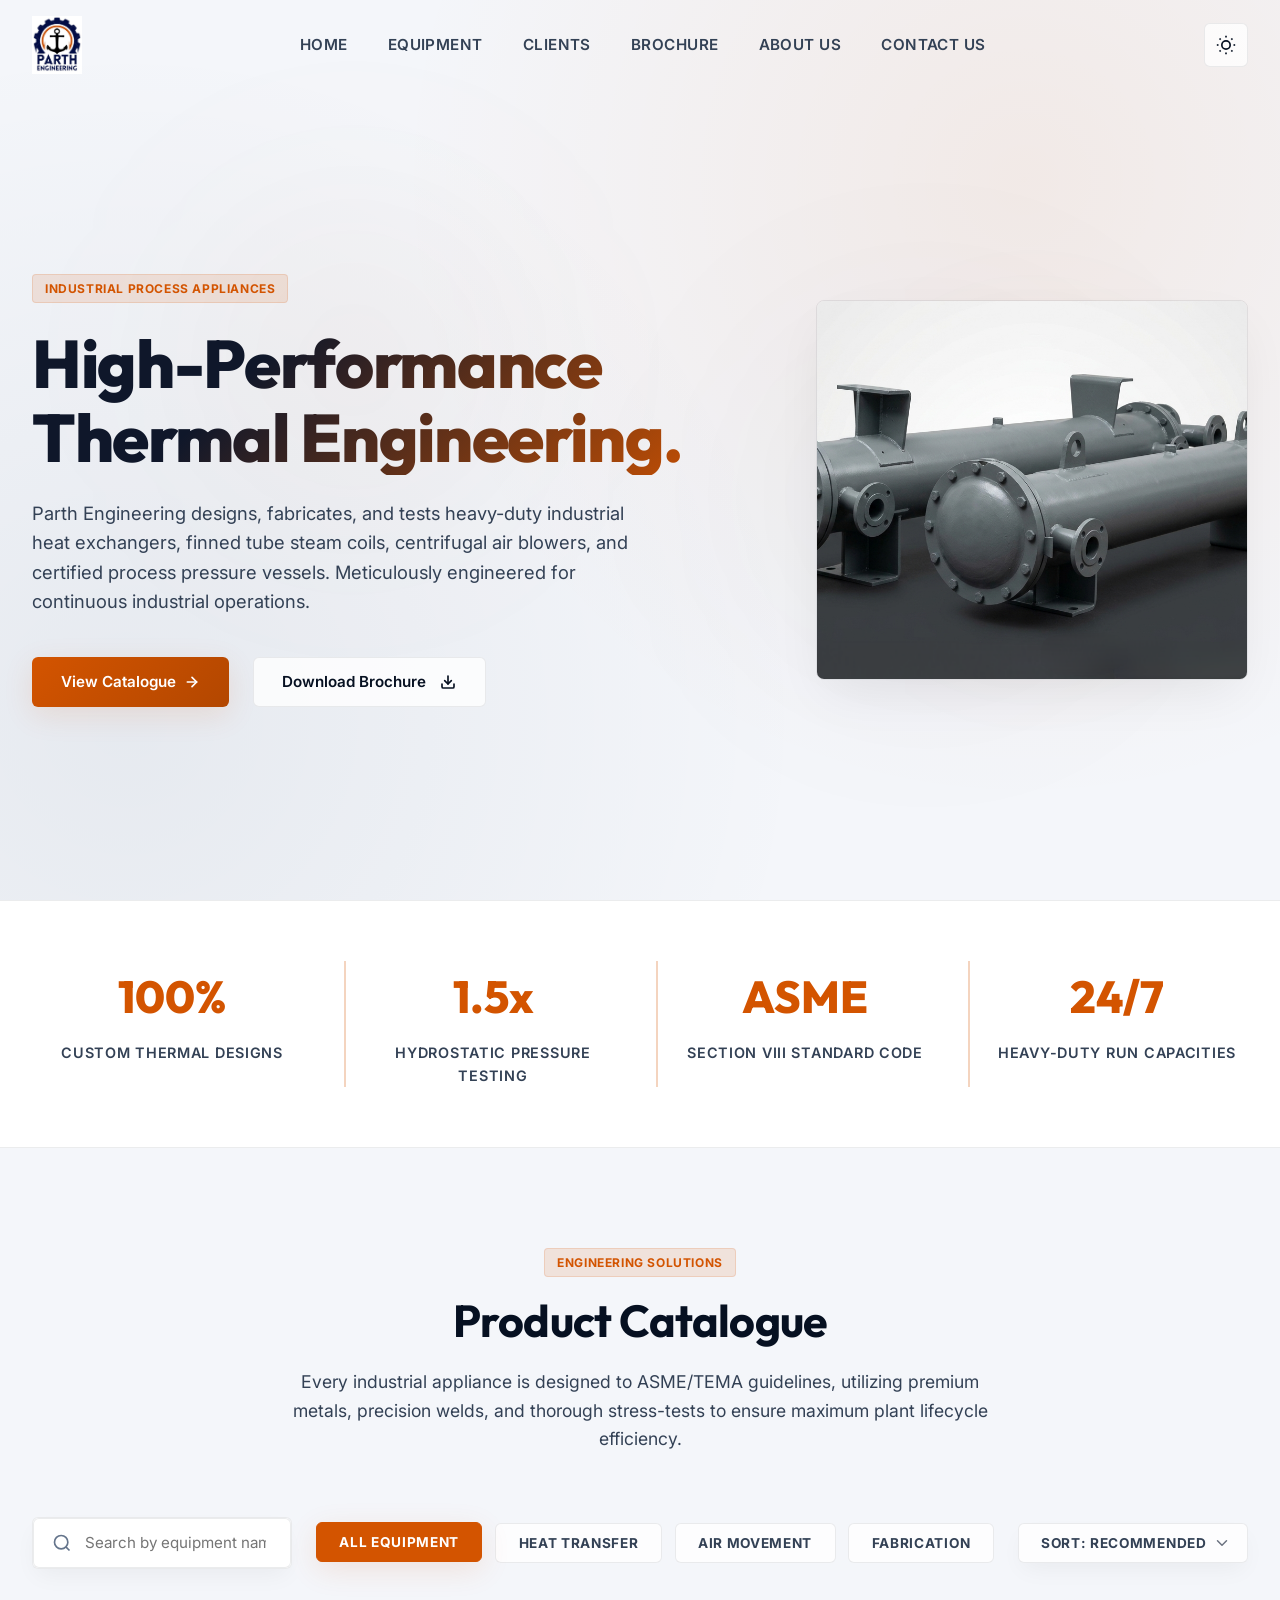
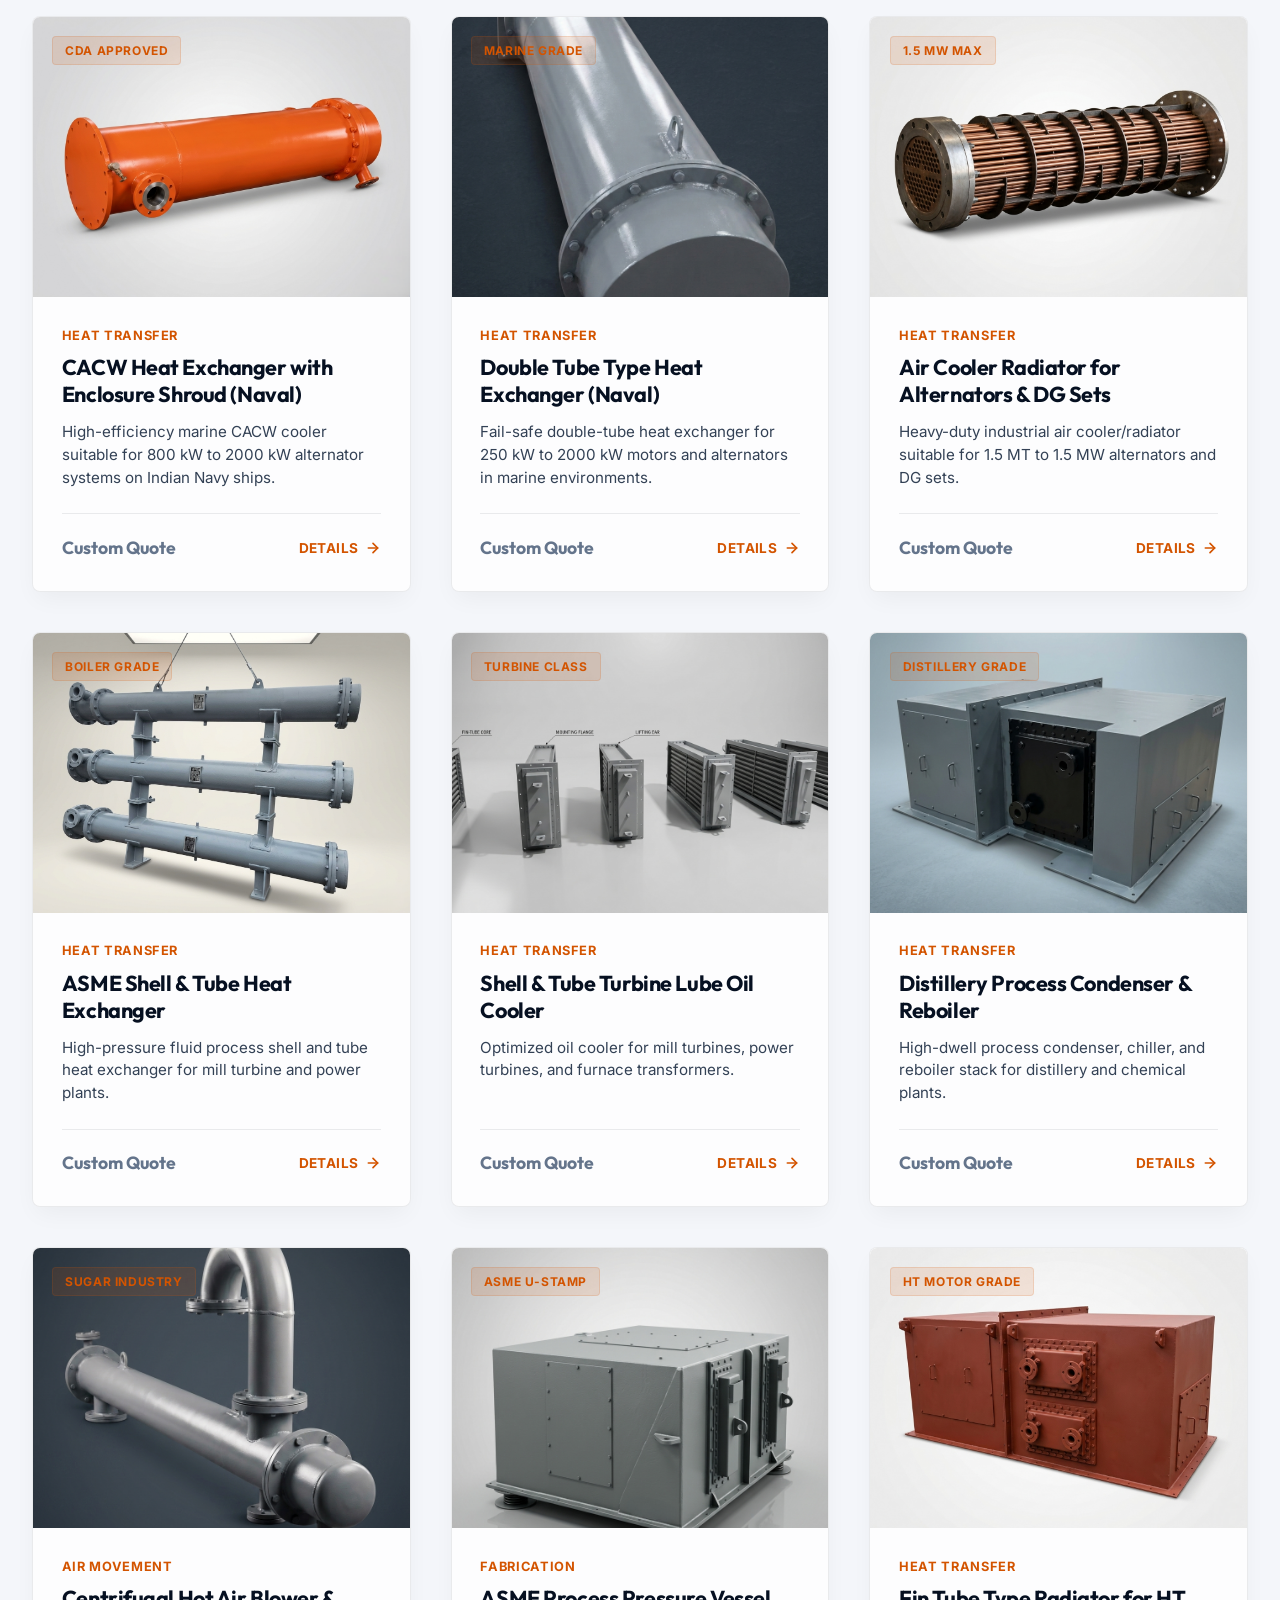
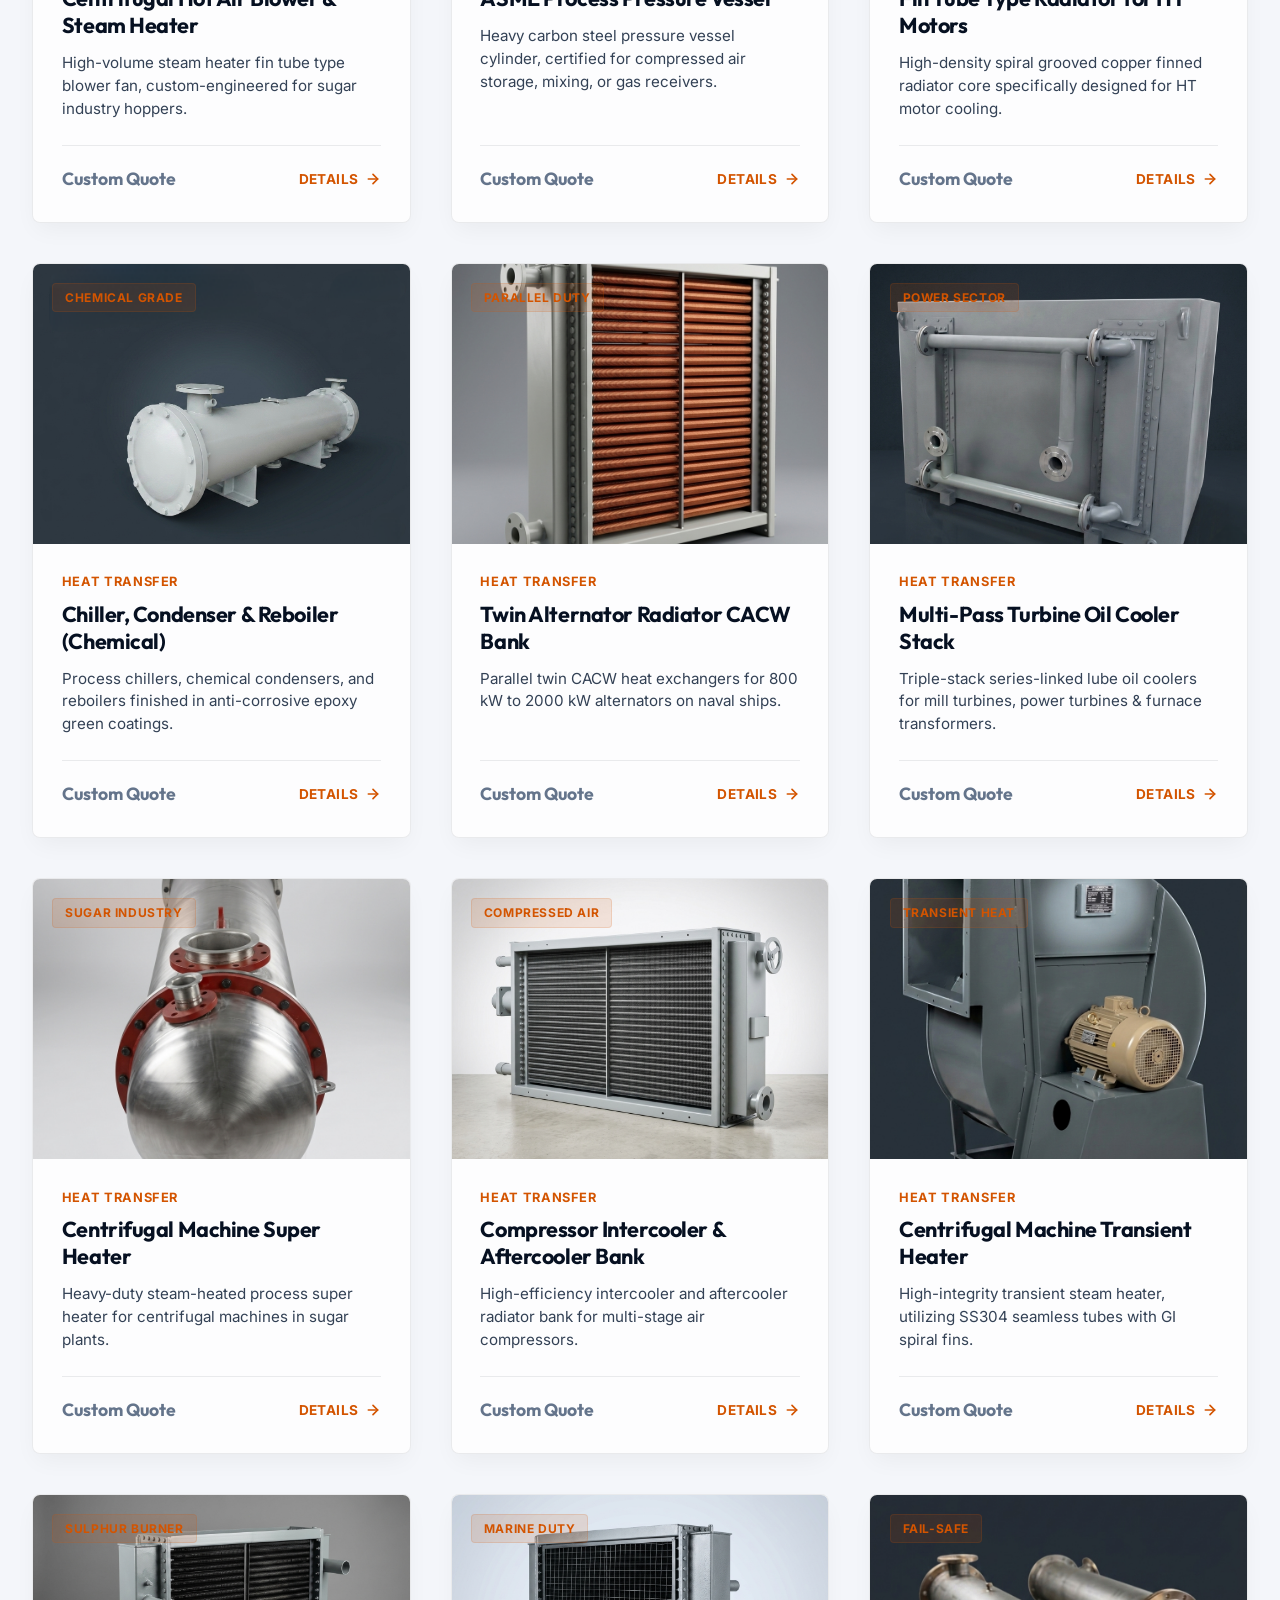
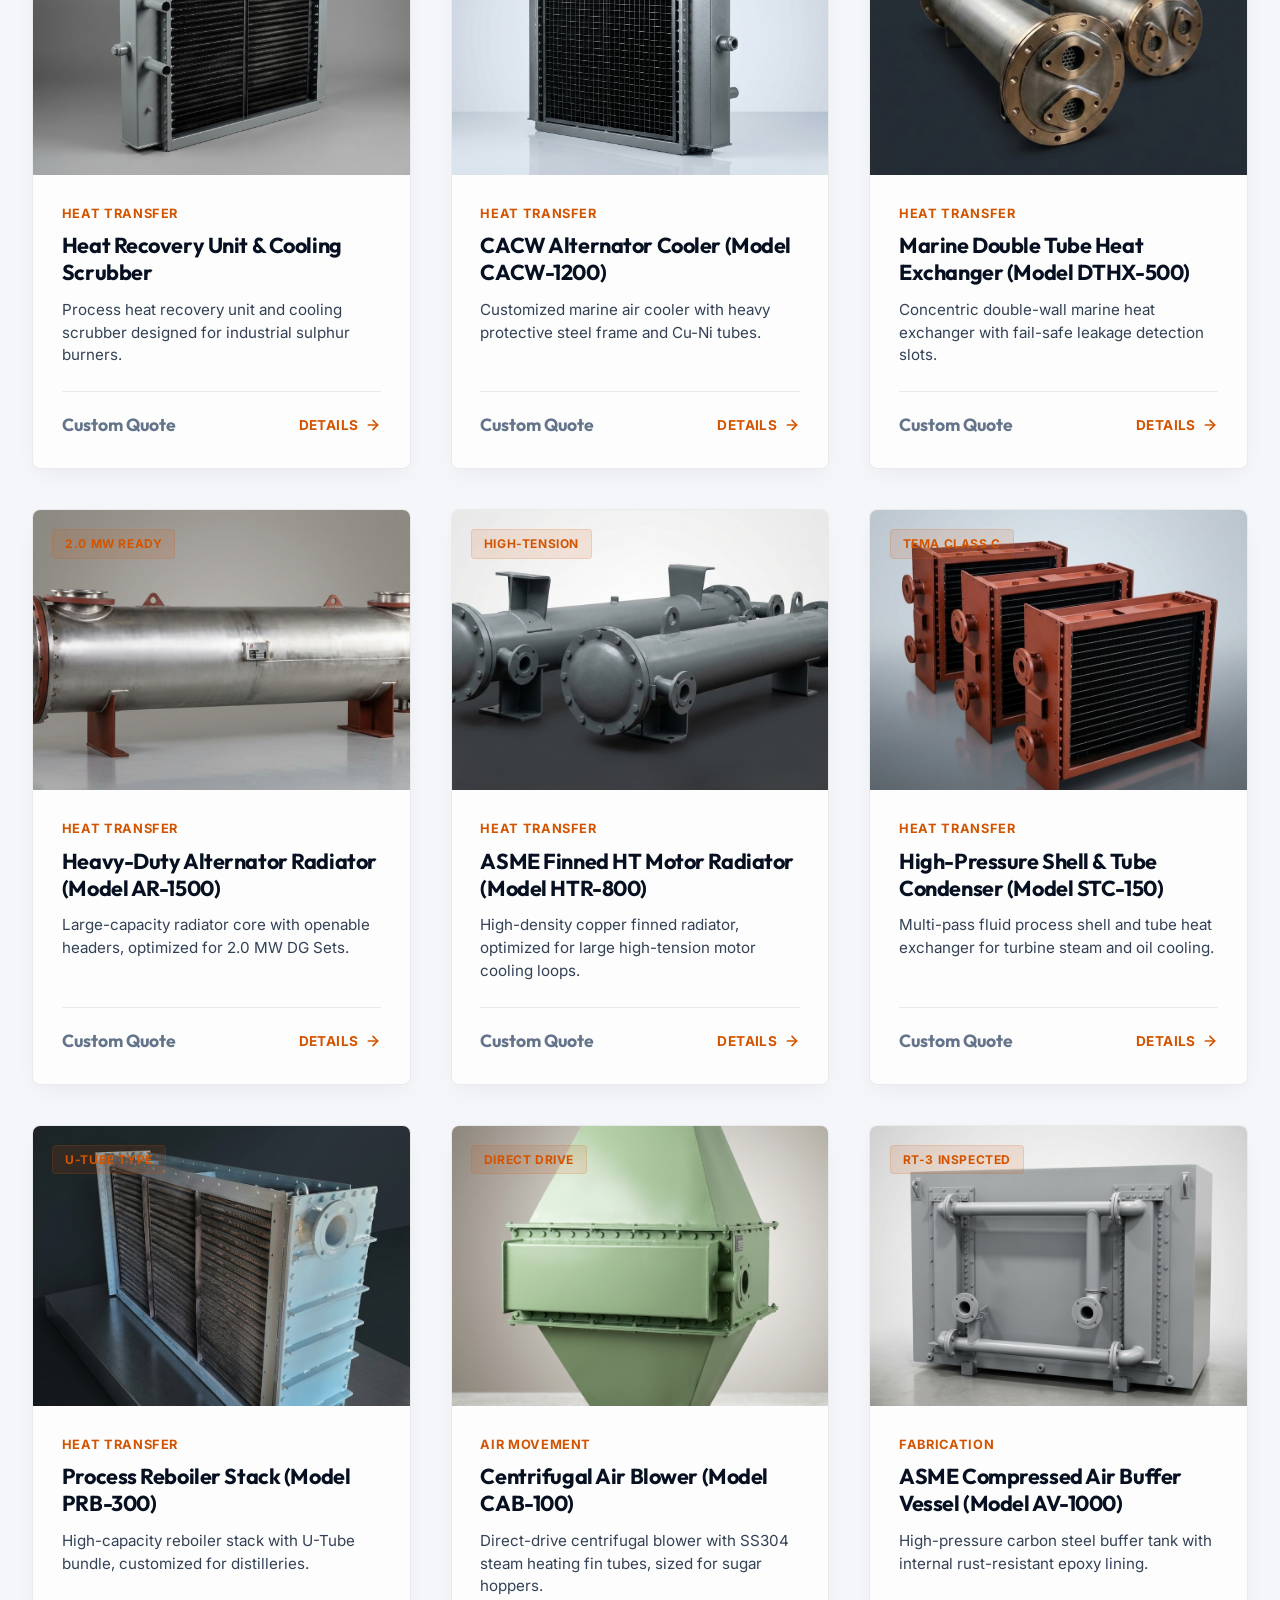
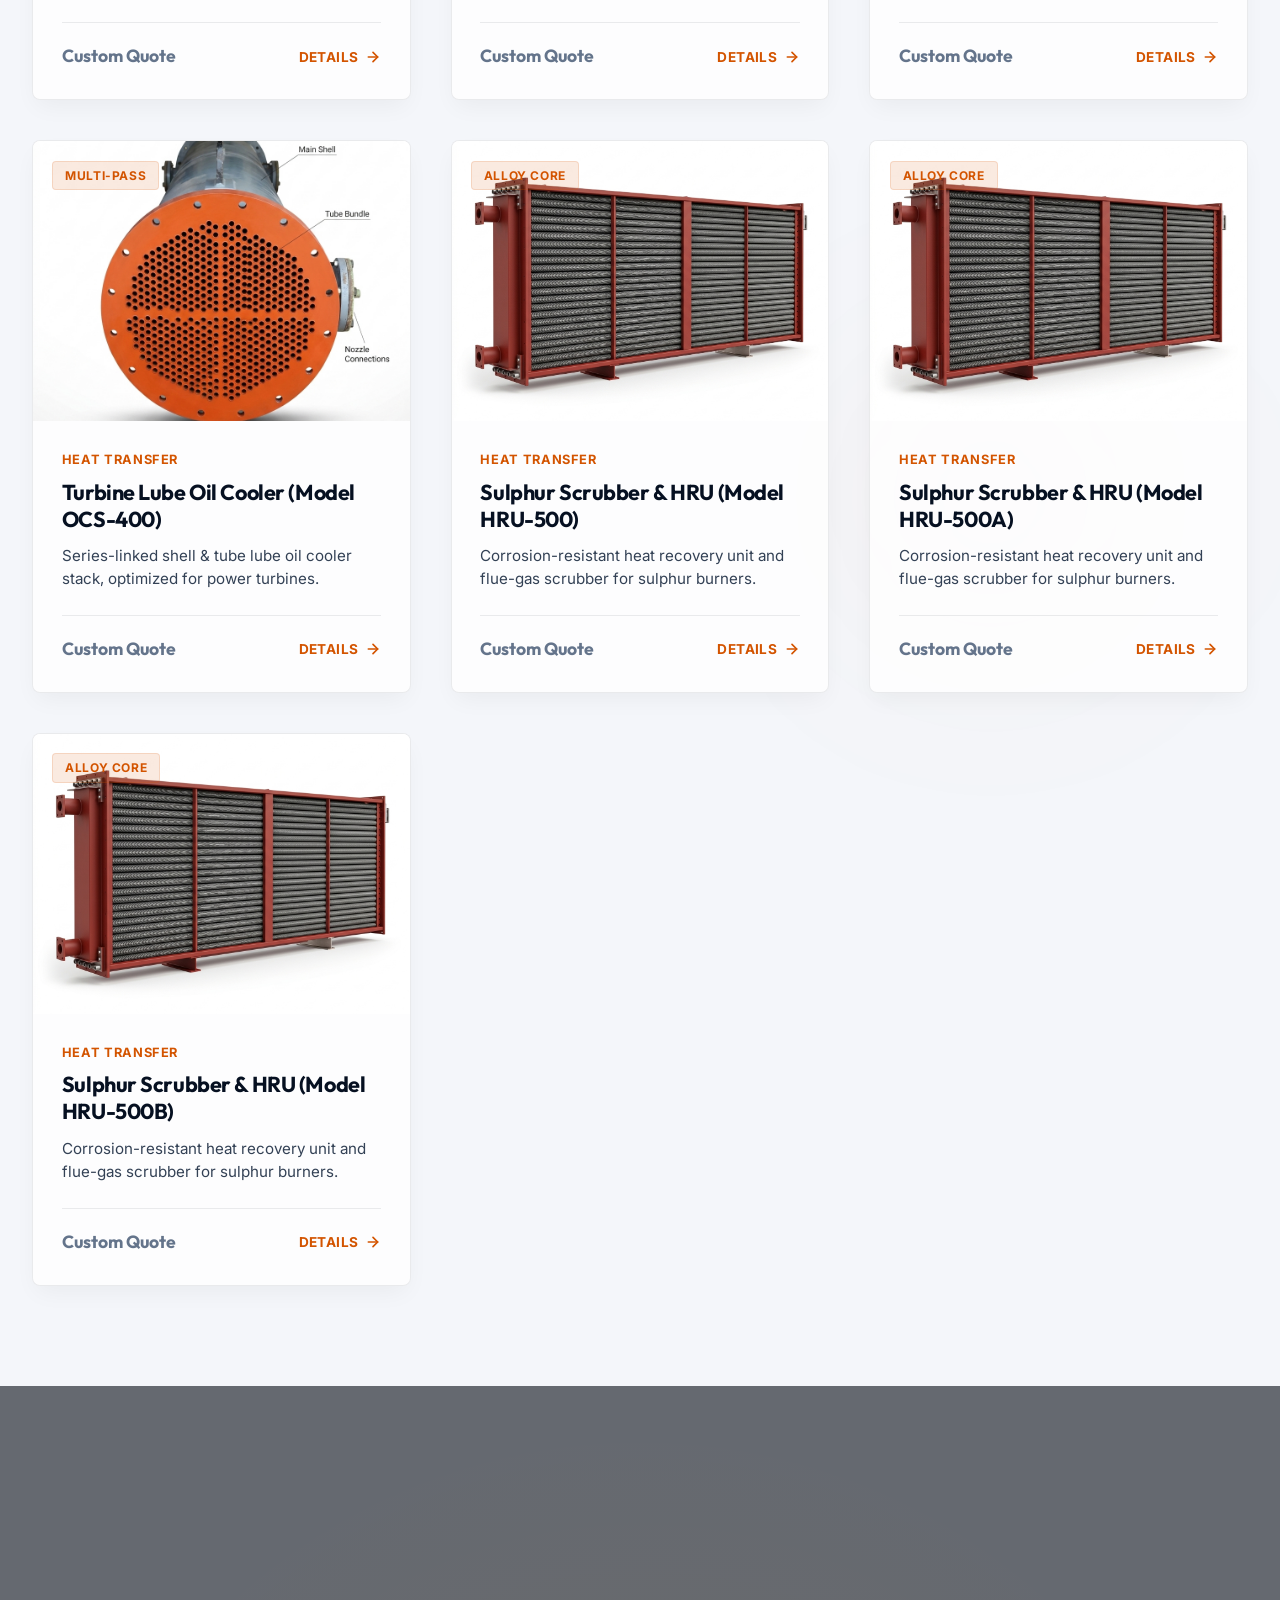
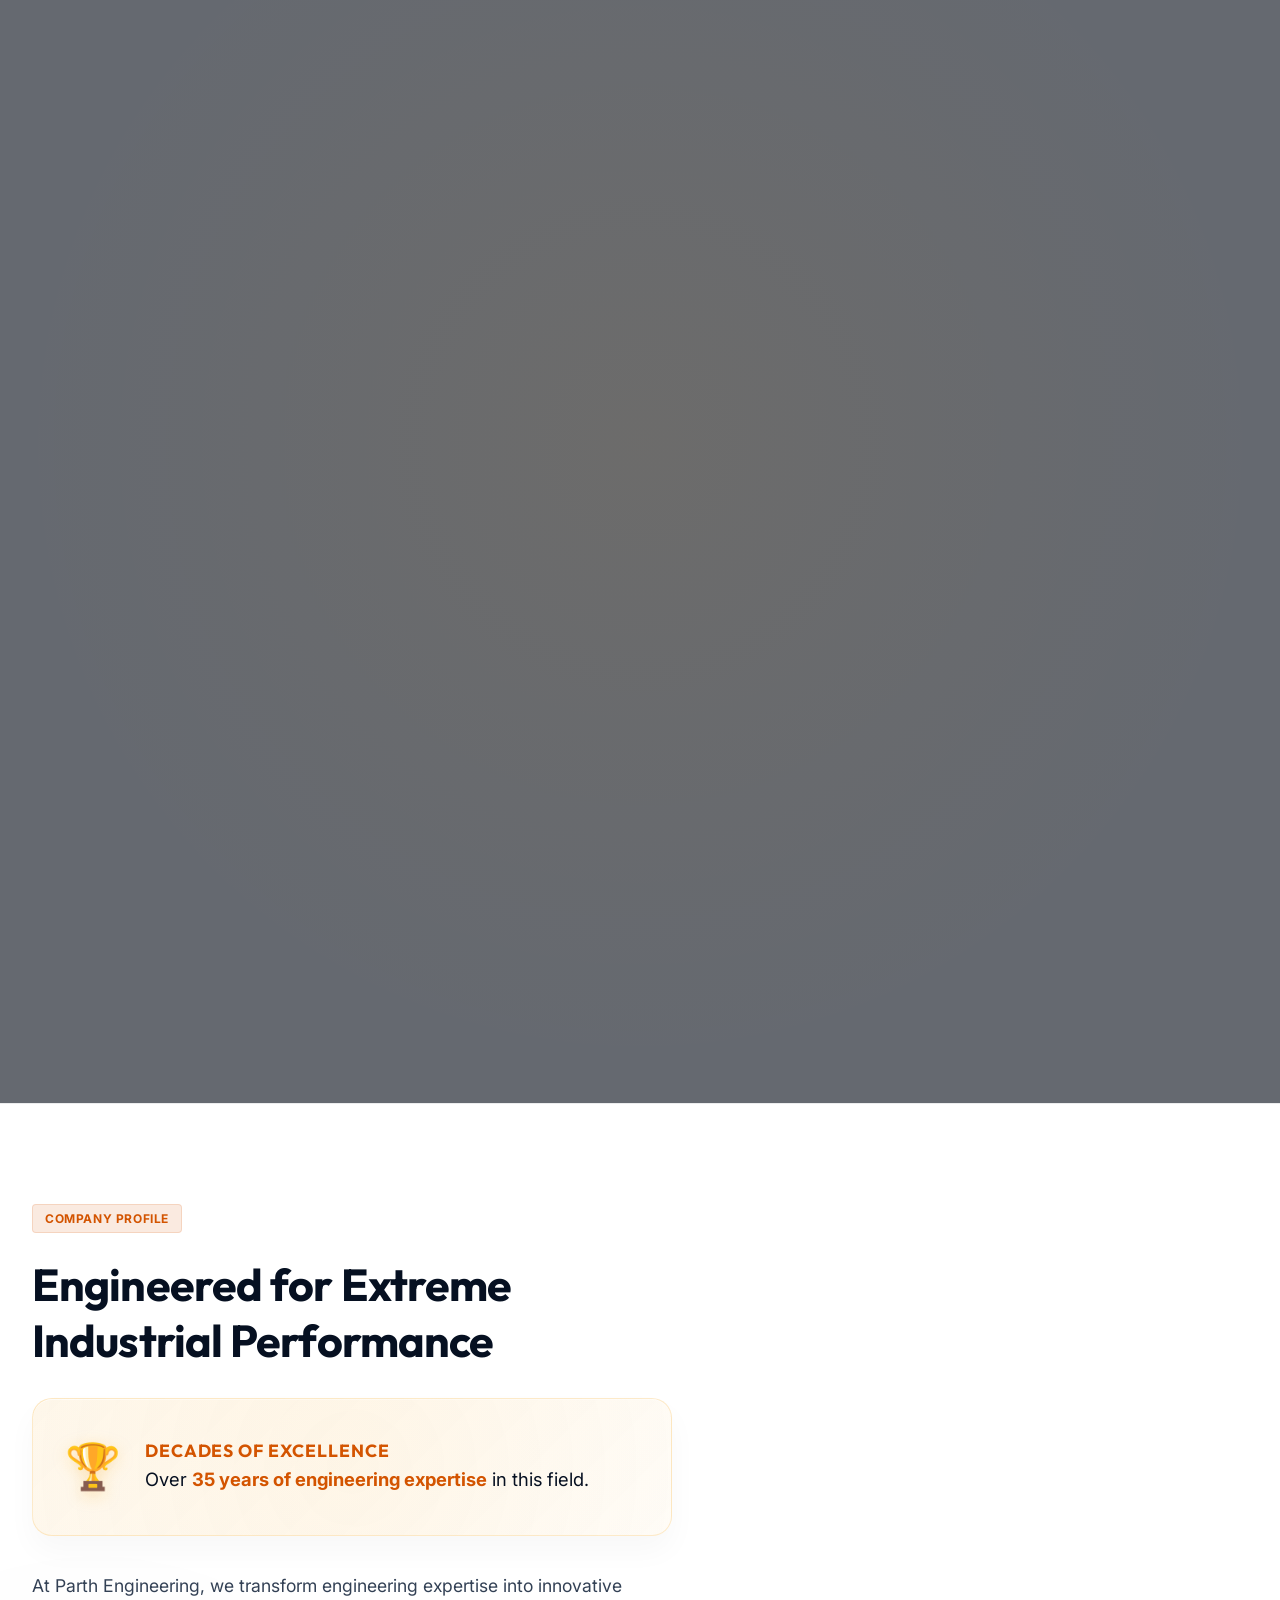
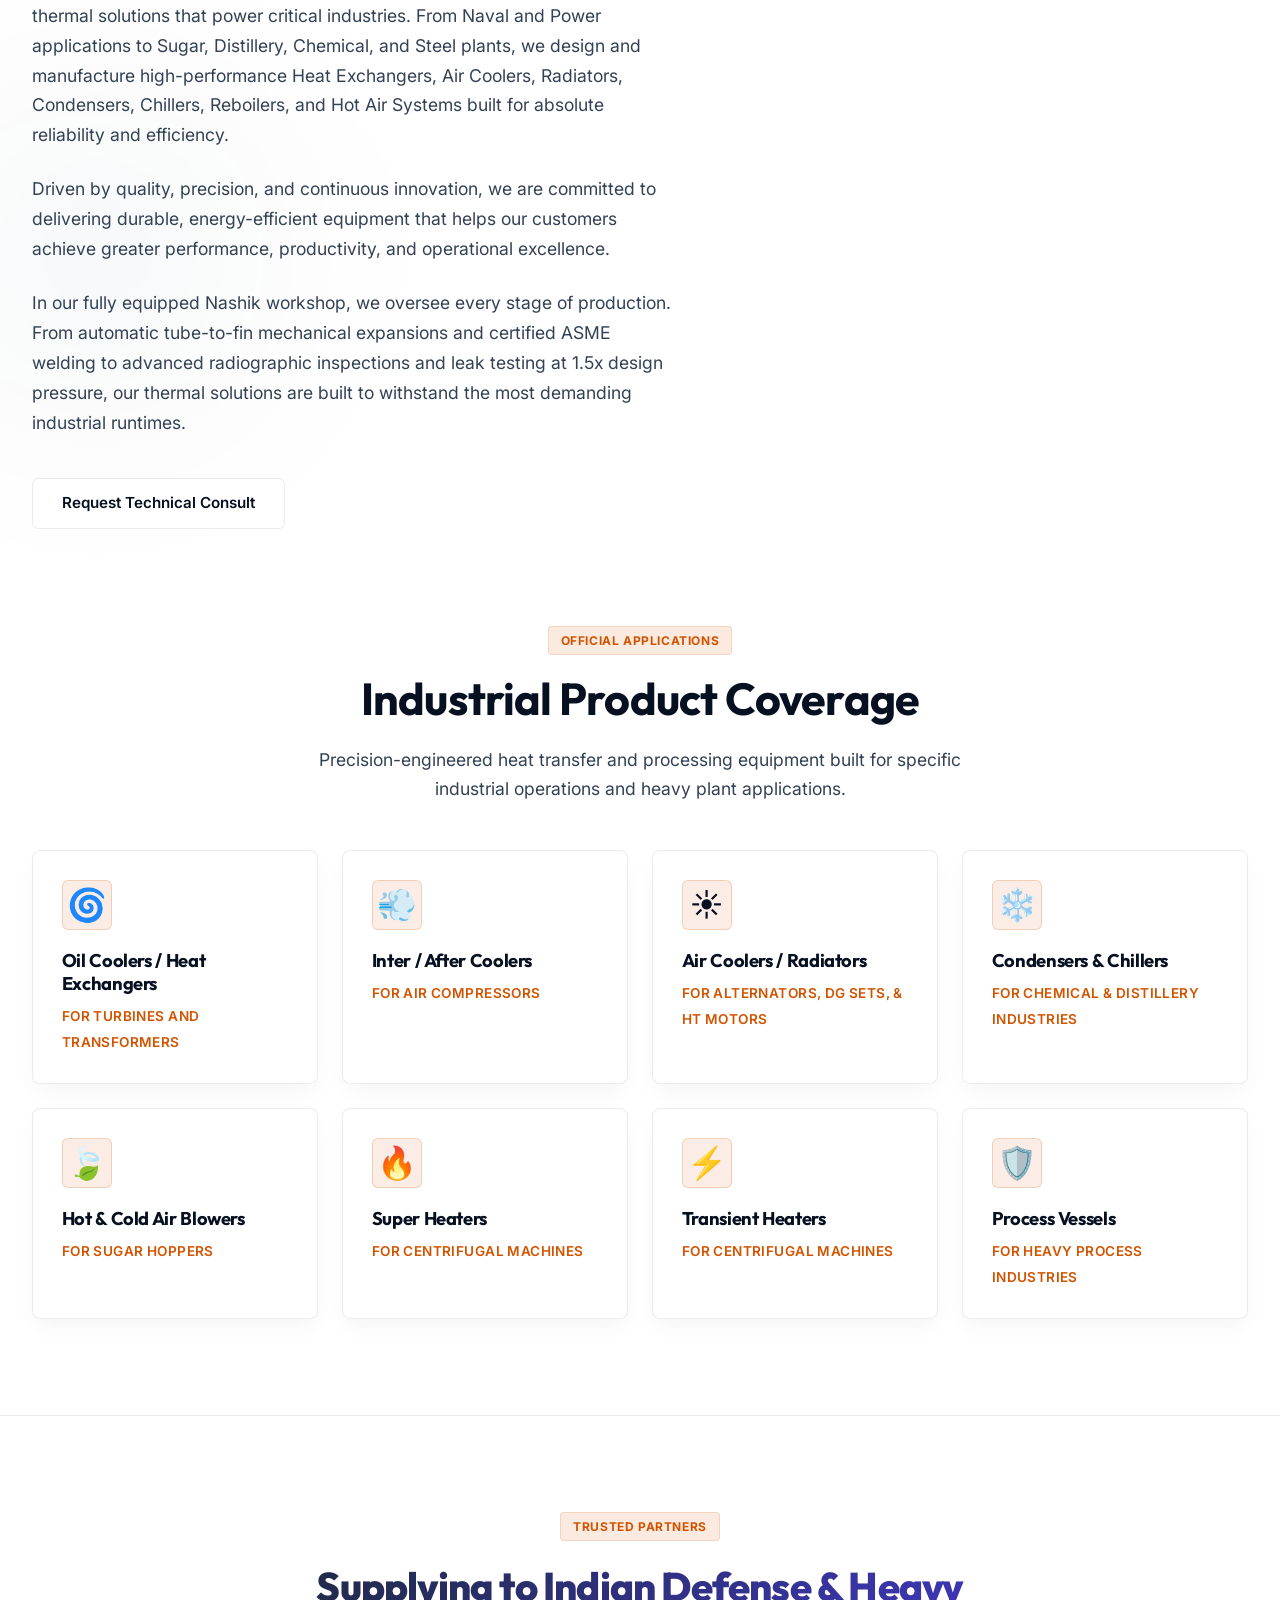
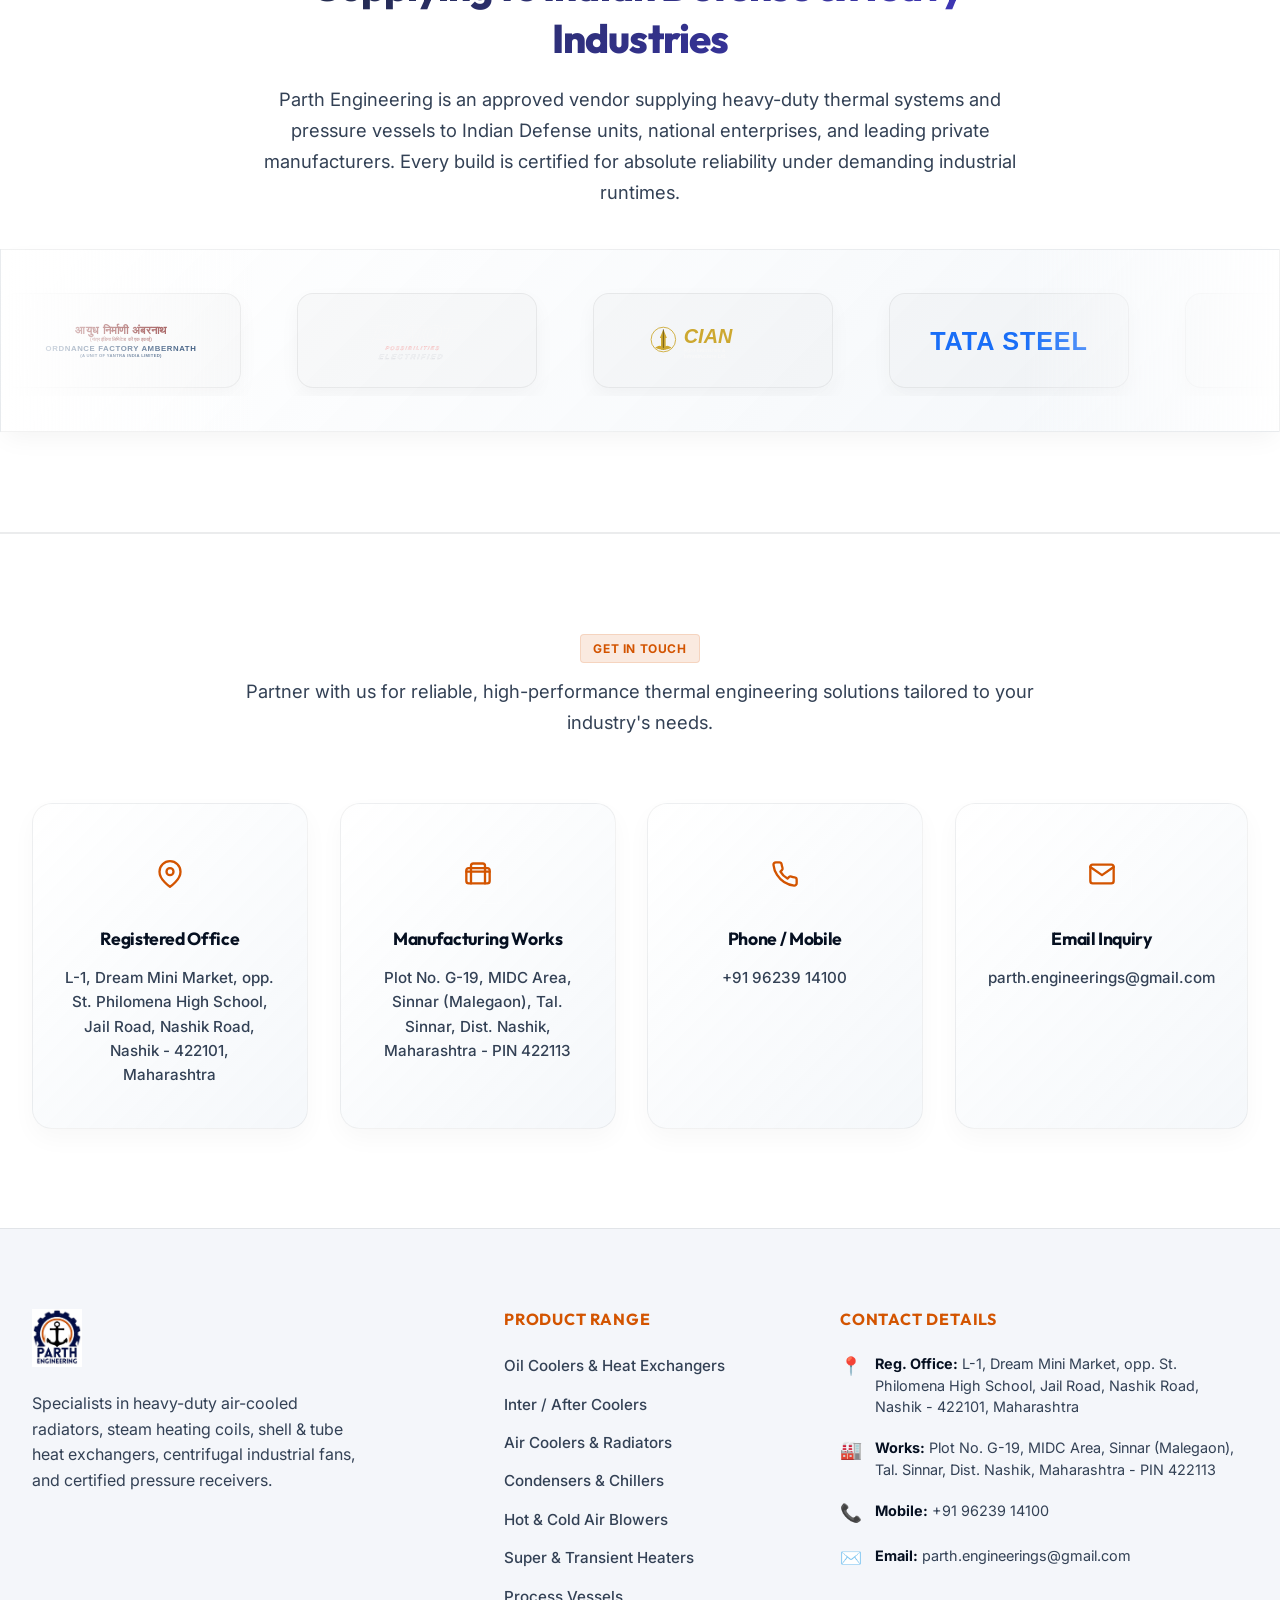
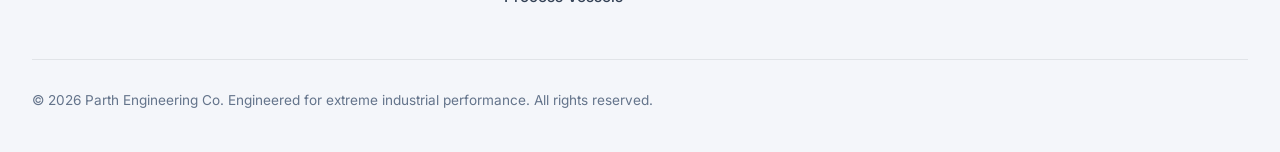
<file: index.html>
<!DOCTYPE html>
<html lang="en" data-theme="dark">
<head>
    <meta charset="UTF-8">
    <meta name="viewport" content="width=device-width, initial-scale=1.0">
    
    <!-- Primary SEO Meta Tags -->
    <title>Parth Engineering | Heavy-Duty Industrial Heat Exchangers & Process Coils</title>
    <meta name="title" content="Parth Engineering | Heavy-Duty Industrial Heat Exchangers & Process Coils">
    <meta name="description" content="Welcome to Parth Engineering. Discover our heavy-duty industrial heat exchangers, finned tube steam coils, centrifugal blowers, and certified pressure vessels engineered for extreme thermal performance.">
    <meta name="keywords" content="Parth Engineering, industrial radiators, finned tube steam coils, shell and tube heat exchanger, industrial blowers, ASME pressure vessels, heavy fabrication">
    <meta name="author" content="Parth Engineering">
    
    <!-- Canonical URL -->
    <link rel="canonical" href="https://parth-engineering.com/">
    
    <!-- Open Graph / Facebook -->
    <meta property="og:type" content="website">
    <meta property="og:title" content="Parth Engineering | Heavy-Duty Heat Exchangers & Coils">
    <meta property="og:description" content="Custom-engineered industrial heat exchangers, finned steam coils, blowers, and pressure vessels for heavy thermal process industries.">
    <meta property="og:image" content="assets/image_b9ad94 (1).png">

    <!-- Twitter -->
    <meta property="twitter:card" content="summary_large_image">
    <meta property="twitter:title" content="Parth Engineering | Heavy-Duty Heat Exchangers & Coils">
    <meta property="twitter:description" content="Custom-engineered industrial heat exchangers, finned steam coils, blowers, and pressure vessels for heavy thermal process industries.">
    
    <!-- Theme & Stylesheet -->
    <link rel="stylesheet" href="style.css">
    
    <!-- Favicon -->
    <link rel="shortcut icon" href="favicon.ico" type="image/x-icon">
    <link rel="icon" type="image/png" sizes="32x32" href="assets/favicon-32x32.png">
    <link rel="icon" type="image/png" sizes="48x48" href="assets/favicon-48x48.png">
    <link rel="icon" type="image/png" sizes="96x96" href="assets/favicon-96x96.png">
    <link rel="icon" type="image/png" sizes="192x192" href="assets/favicon-192x192.png">
    <link rel="apple-touch-icon" sizes="180x180" href="assets/apple-touch-icon.png">
</head>
<body>

    <!-- ==========================================================================
         Header Navigation
         ========================================================================== -->
    <header id="main-header">
        <div class="scroll-progress-bar" id="scroll-progress"></div>
        <div class="container">
            <a href="#" class="logo" id="header-logo" aria-label="Parth Engineering Home">
                <img src="assets/logo.png" alt="Parth Engineering Logo">
            </a>
            
            <nav id="main-nav" aria-label="Primary Navigation">
                <a href="#hero">Home</a>
                <a href="#catalog">Equipment</a>
                <a href="#about-clients">Clients</a>
                <a href="#brochure">Brochure</a>
                <a href="#about">About Us</a>
                <a href="#contact">Contact Us</a>
            </nav>
            
            <div class="nav-actions">
                <button class="theme-toggle" id="theme-toggle" aria-label="Toggle Dark/Light Theme">
                    <!-- Moon Icon -->
                    <svg class="moon-icon" viewBox="0 0 24 24" xmlns="http://www.w3.org/2000/svg">
                        <path d="M21 12.79A9 9 0 1 1 11.21 3 7 7 0 0 0 21 12.79z"></path>
                    </svg>
                    <!-- Sun Icon -->
                    <svg class="sun-icon" viewBox="0 0 24 24" xmlns="http://www.w3.org/2000/svg">
                        <circle cx="12" cy="12" r="5"></circle>
                        <line x1="12" y1="1" x2="12" y2="3"></line>
                        <line x1="12" y1="21" x2="12" y2="23"></line>
                        <line x1="4.22" y1="4.22" x2="5.64" y2="5.64"></line>
                        <line x1="18.36" y1="18.36" x2="19.78" y2="19.78"></line>
                        <line x1="1" y1="12" x2="3" y2="12"></line>
                        <line x1="21" y1="12" x2="23" y2="12"></line>
                        <line x1="4.22" y1="19.78" x2="5.64" y2="18.36"></line>
                        <line x1="18.36" y1="5.64" x2="19.78" y2="4.22"></line>
                    </svg>
                </button>
                
                <button class="menu-btn" id="menu-btn" aria-label="Toggle Navigation Menu">
                    <span></span>
                    <span></span>
                    <span></span>
                </button>
            </div>
        </div>
    </header>

    <main>
        <!-- ==========================================================================
             Hero Section
             ========================================================================== -->
        <section id="hero" class="hero">
            <div class="blur-orb" style="top: 15%; left: 10%;"></div>
            <div class="blur-orb" style="top: 30%; right: 10%; background: radial-gradient(circle, rgba(var(--accent-secondary-rgb), 0.08) 0%, transparent 70%);"></div>
            <div class="container">
                <div class="hero-grid">
                    <div class="hero-text-content reveal">
                        <div class="hero-tag">
                            <span class="badge">INDUSTRIAL PROCESS APPLIANCES</span>
                        </div>
                        <h1 class="text-gradient">High-Performance Thermal Engineering.</h1>
                        <p class="hero-desc">Parth Engineering designs, fabricates, and tests heavy-duty industrial heat exchangers, finned tube steam coils, centrifugal air blowers, and certified process pressure vessels. Meticulously engineered for continuous industrial operations.</p>
                        <div class="hero-buttons">
                            <a href="#catalog" class="btn btn-primary" id="btn-explore">
                                <span>View Catalogue</span>
                                <svg xmlns="http://www.w3.org/2000/svg" width="16" height="16" fill="none" stroke="currentColor" stroke-linecap="round" stroke-linejoin="round" stroke-width="2.5" viewBox="0 0 24 24">
                                    <line x1="5" y1="12" x2="19" y2="12"></line>
                                    <polyline points="12 5 19 12 12 19"></polyline>
                                </svg>
                            </a>
                            <button class="btn btn-secondary" onclick="downloadBrochurePDF(event)" id="hero-download-brochure">
                                <span>Download Brochure</span>
                                <svg xmlns="http://www.w3.org/2000/svg" width="16" height="16" fill="none" stroke="currentColor" stroke-linecap="round" stroke-linejoin="round" stroke-width="2.5" viewBox="0 0 24 24" style="margin-left: 6px;">
                                    <path d="M21 15v4a2 2 0 0 1-2 2H5a2 2 0 0 1-2-2v-4"></path>
                                    <polyline points="7 10 12 15 17 10"></polyline>
                                    <line x1="12" y1="15" x2="12" y2="3"></line>
                                </svg>
                            </button>
                        </div>
                    </div>
                    
                    <div class="hero-image-wrapper reveal">
                        <div class="hero-image-glow"></div>
                        <img src="assets/image_b9ad94 (1).png" alt="Parth Heavy-Duty Finned Tube Radiator" class="hero-image" id="hero-interactive-img">
                    </div>
                </div>
            </div>
        </section>

        <!-- ==========================================================================
             Metrics Section
             ========================================================================== -->
        <section id="metrics" class="metrics">
            <div class="container">
                <div class="metrics-grid">
                    <div class="metric-card reveal">
                        <div class="metric-number">100%</div>
                        <div class="metric-label">Custom Thermal Designs</div>
                    </div>
                    <div class="metric-card reveal">
                        <div class="metric-number">1.5x</div>
                        <div class="metric-label">Hydrostatic Pressure Testing</div>
                    </div>
                    <div class="metric-card reveal">
                        <div class="metric-number">ASME</div>
                        <div class="metric-label">Section VIII Standard Code</div>
                    </div>
                    <div class="metric-card reveal">
                        <div class="metric-number">24/7</div>
                        <div class="metric-label">Heavy-Duty Run Capacities</div>
                    </div>
                </div>
            </div>
        </section>


        <!-- ==========================================================================
             Catalog (Products Listing)
             ========================================================================== -->
        <section id="catalog" class="catalog" style="position: relative;">
            <div class="blur-orb" style="bottom: 10%; right: 5%; background: radial-gradient(circle, rgba(var(--accent-primary-rgb), 0.06) 0%, transparent 70%);"></div>
            <div class="container">
                <div class="section-header reveal">
                    <span class="badge">ENGINEERING SOLUTIONS</span>
                    <h2>Product Catalogue</h2>
                    <p>Every industrial appliance is designed to ASME/TEMA guidelines, utilizing premium metals, precision welds, and thorough stress-tests to ensure maximum plant lifecycle efficiency.</p>
                </div>
                
                <div class="catalog-controls reveal">
                    <!-- Dynamic Search Bar -->
                    <div class="search-wrapper glass">
                        <svg xmlns="http://www.w3.org/2000/svg" viewBox="0 0 24 24">
                            <circle cx="11" cy="11" r="8"></circle>
                            <line x1="21" y1="21" x2="16.65" y2="16.65"></line>
                        </svg>
                        <input type="text" id="search-products" class="search-input" placeholder="Search by equipment name, standard, or pressure..." aria-label="Search Products">
                    </div>
                    
                    <!-- Category Filters -->
                    <div class="categories" role="group" aria-label="Filter products by engineering category">
                        <button class="category-pill active" data-category="all" id="pill-all">All Equipment</button>
                        <button class="category-pill" data-category="heat-transfer" id="pill-heatex">Heat Transfer</button>
                        <button class="category-pill" data-category="air-movement" id="pill-blower">Air Movement</button>
                        <button class="category-pill" data-category="fabrication" id="pill-fab">Fabrication</button>
                    </div>
                    
                    <!-- Sorting Dropdown -->
                    <select id="sort-products" class="sort-select glass" aria-label="Sort products list">
                        <option value="default">Sort: Recommended</option>
                        <option value="name-asc">Name: A to Z</option>
                    </select>
                </div>
                
                <!-- Catalog Grid -->
                <div class="product-grid reveal" id="product-grid">
                    <!-- Injected dynamically by app.js -->
                </div>
            </div>
        </section>



        <!-- ==========================================================================
             Interactive Brochure Section
             ========================================================================== -->
        <section id="brochure" class="brochure-section">
            <div class="container">
                <div class="section-header reveal">
                    <span class="badge">PRODUCT BROCHURE</span>
                    <h2>Parth Official Product Brochure</h2>
                    <p>Get a comprehensive overview of our heavy thermal engineering design wheel, shop floor fabrication capabilities, and complete 16-product specifications catalog in a print-ready A4 PDF.</p>
                </div>
                
                <div class="brochure-preview-card glass reveal">
                    <div class="brochure-mockup-grid">
                        <div class="brochure-mockup-page page-1 glass">
                            <div class="mock-hdr">
                                <span class="mock-logo">💠 Parth Engineering</span>
                                <span class="mock-tag">Thermal Systems</span>
                            </div>
                            <div class="mock-body">
                                <div class="mock-wheel-container">
                                    <div class="mock-wheel">
                                        <div class="wheel-sec transfer">Heat Transfer</div>
                                        <div class="wheel-sec movement">Air Movement</div>
                                        <div class="wheel-sec fabrication">Fabrication</div>
                                        <div class="wheel-center">Parth</div>
                                    </div>
                                </div>
                                <div class="mock-images">
                                    <div class="mock-img-item" style="background-image: url('assets/image_98ec0437.png')"></div>
                                    <div class="mock-img-item" style="background-image: url('assets/image_a60a6044.png')"></div>
                                </div>
                            </div>
                            <div class="mock-ftr">Sinnar Yard Malegaon MIDC | Nashik</div>
                        </div>
                        
                        <div class="brochure-mockup-page page-2 glass">
                            <div class="mock-hdr">
                                <span class="mock-logo">💠 Parth Engineering</span>
                                <span class="mock-tag">Product Portfolio</span>
                            </div>
                            <div class="mock-body">
                                <div class="mock-catalog-grid">
                                    <div class="mock-cat-item">
                                        <div class="mock-cat-img" style="background-image: url('assets/1780297226032.png')"></div>
                                        <span>Finned Radiator</span>
                                    </div>
                                    <div class="mock-cat-item">
                                        <div class="mock-cat-img" style="background-image: url('assets/image_22b7ebb.png')"></div>
                                        <span>Shell & Tube Exchanger</span>
                                    </div>
                                    <div class="mock-cat-item">
                                        <div class="mock-cat-img" style="background-image: url('assets/image_41a633d1.png')"></div>
                                        <span>ASME Pressure Vessel</span>
                                    </div>
                                    <div class="mock-cat-item">
                                        <div class="mock-cat-img" style="background-image: url('assets/image_36f63ab2.png')"></div>
                                        <span>Centrifugal Air Blower</span>
                                    </div>
                                </div>
                                <div class="mock-standards">
                                    <div class="mock-std-badge">🛡️ 1.5x Pressure Check</div>
                                    <div class="mock-std-badge">🌀 ISO G2.5 Balanced</div>
                                    <div class="mock-std-badge">⚙️ ASME Section VIII Code</div>
                                </div>
                            </div>
                            <div class="mock-ftr">Quality Standards Guarantee</div>
                        </div>
                    </div>
                    
                    <div class="brochure-preview-actions">
                        <button class="btn btn-primary" onclick="downloadBrochurePDF(event)" id="btn-download-brochure">
                            <svg xmlns="http://www.w3.org/2000/svg" viewBox="0 0 24 24" fill="none" stroke="currentColor" stroke-width="2.5" stroke-linecap="round" stroke-linejoin="round" class="btn-icon">
                                <path d="M21 15v4a2 2 0 0 1-2 2H5a2 2 0 0 1-2-2v-4"></path>
                                <polyline points="7 10 12 15 17 10"></polyline>
                                <line x1="12" y1="15" x2="12" y2="3"></line>
                            </svg>
                            <span>Download PDF Brochure</span>
                        </button>
                    </div>
                </div>
            </div>
        </section>

        <!-- ==========================================================================
             About Company Section
             ========================================================================== -->
        <section id="about" class="about" style="position: relative;">
            <div class="blur-orb" style="top: 20%; left: -10%; background: radial-gradient(circle, rgba(var(--accent-secondary-rgb), 0.06) 0%, transparent 70%);"></div>
            <div class="container">
                <!-- Row 1: Narrative Story + Real Workshop Image Gallery -->
                <div class="about-grid">
                    <div class="about-story reveal">
                        <span class="badge">COMPANY PROFILE</span>
                        <h2>Engineered for Extreme Industrial Performance</h2>
                        
                        <!-- Framed 35 Years of Expertise Callout inside About Us -->
                        <div class="expertise-callout glass">
                            <div class="expertise-highlight-glow"></div>
                            <span class="expertise-icon">🏆</span>
                            <div class="expertise-content">
                                <h4>Decades of Excellence</h4>
                                <p>Over <strong>35 years of engineering expertise</strong> in this field.</p>
                            </div>
                        </div>

                        <p>At Parth Engineering, we transform engineering expertise into innovative thermal solutions that power critical industries. From Naval and Power applications to Sugar, Distillery, Chemical, and Steel plants, we design and manufacture high-performance Heat Exchangers, Air Coolers, Radiators, Condensers, Chillers, Reboilers, and Hot Air Systems built for absolute reliability and efficiency.</p>
                        <p>Driven by quality, precision, and continuous innovation, we are committed to delivering durable, energy-efficient equipment that helps our customers achieve greater performance, productivity, and operational excellence.</p>
                        <p>In our fully equipped Nashik workshop, we oversee every stage of production. From automatic tube-to-fin mechanical expansions and certified ASME welding to advanced radiographic inspections and leak testing at 1.5x design pressure, our thermal solutions are built to withstand the most demanding industrial runtimes.</p>
                        <a href="#contact" class="btn btn-secondary" id="btn-collaborate">Request Technical Consult</a>
                    </div>
                    
                    <!-- Staggered Workshop Gallery Container -->
                    <div class="about-gallery reveal">
                        <div class="about-image-glow"></div>
                        
                        <div class="gallery-column">
                            <div class="gallery-item vertical glass">
                                <img src="assets/image_beb7e65c.png" alt="Parth Radiator Assembly Bay">
                                <div class="gallery-caption">Radiator Assembly Bay</div>
                            </div>
                        </div>
                        
                        <div class="gallery-column">
                            <div class="gallery-item horizontal glass">
                                <img src="assets/image_c3593ce2.png" alt="Parth Raw Coil Fabrication">
                                <div class="gallery-caption">Raw Coil Fabrication</div>
                            </div>
                        </div>
                    </div>
                </div>
                
                <!-- Row 3: Official Product Range & Applications Grid -->
                <div class="about-range-header reveal">
                    <span class="badge">OFFICIAL APPLICATIONS</span>
                    <h2>Industrial Product Coverage</h2>
                    <p>Precision-engineered heat transfer and processing equipment built for specific industrial operations and heavy plant applications.</p>
                </div>
                <div class="about-range-grid">
                    <div class="range-card glass reveal">
                        <div class="range-card-icon">🌀</div>
                        <div class="range-card-content">
                            <h3>Oil Coolers / Heat Exchangers</h3>
                            <span class="range-application">For Turbines and Transformers</span>
                        </div>
                    </div>
                    <div class="range-card glass reveal">
                        <div class="range-card-icon">💨</div>
                        <div class="range-card-content">
                            <h3>Inter / After Coolers</h3>
                            <span class="range-application">For Air Compressors</span>
                        </div>
                    </div>
                    <div class="range-card glass reveal">
                        <div class="range-card-icon">☀️</div>
                        <div class="range-card-content">
                            <h3>Air Coolers / Radiators</h3>
                            <span class="range-application">For Alternators, DG Sets, & HT Motors</span>
                        </div>
                    </div>
                    <div class="range-card glass reveal">
                        <div class="range-card-icon">❄️</div>
                        <div class="range-card-content">
                            <h3>Condensers & Chillers</h3>
                            <span class="range-application">For Chemical & Distillery Industries</span>
                        </div>
                    </div>
                    <div class="range-card glass reveal">
                        <div class="range-card-icon">🍃</div>
                        <div class="range-card-content">
                            <h3>Hot & Cold Air Blowers</h3>
                            <span class="range-application">For Sugar Hoppers</span>
                        </div>
                    </div>
                    <div class="range-card glass reveal">
                        <div class="range-card-icon">🔥</div>
                        <div class="range-card-content">
                            <h3>Super Heaters</h3>
                            <span class="range-application">For Centrifugal Machines</span>
                        </div>
                    </div>
                    <div class="range-card glass reveal">
                        <div class="range-card-icon">⚡</div>
                        <div class="range-card-content">
                            <h3>Transient Heaters</h3>
                            <span class="range-application">For Centrifugal Machines</span>
                        </div>
                    </div>
                    <div class="range-card glass reveal">
                        <div class="range-card-icon">🛡️</div>
                        <div class="range-card-content">
                            <h3>Process Vessels</h3>
                            <span class="range-application">For Heavy Process Industries</span>
                        </div>
                    </div>
                </div>
            </div>

            <!-- Client Logos Sub-section inside About Us -->
            <div class="about-clients" id="about-clients">
                <div class="container">
                    <div class="about-clients-header reveal">
                        <span class="badge">TRUSTED PARTNERS</span>
                        <h3>Supplying to Indian Defense &amp; Heavy Industries</h3>
                        <p>Parth Engineering is an approved vendor supplying heavy-duty thermal systems and pressure vessels to Indian Defense units, national enterprises, and leading private manufacturers. Every build is certified for absolute reliability under demanding industrial runtimes.</p>
                    </div>
                </div>

                <!-- Horizontal Marquee Container -->
                <div class="horizontal-marquee-panel glass reveal">
                    <div class="horizontal-marquee-wrapper">
                        <div class="horizontal-marquee-track">
                            <!-- Set of 5 Logos -->
                            <div class="marquee-logo-card">
                                <img src="assets/logo_ordnance_ambernath.svg" alt="Ordnance Factory Ambernath Logo">
                            </div>
                            <div class="marquee-logo-card">
                                <img src="assets/logo_elmot.svg" alt="Elmot Logo">
                            </div>
                            <div class="marquee-logo-card">
                                <img src="assets/logo_cian.svg" alt="Cian Agro Industries Logo">
                            </div>
                            <div class="marquee-logo-card">
                                <img src="assets/logo_tatasteel.svg" alt="Tata Steel Logo">
                            </div>
                            <div class="marquee-logo-card">
                                <img src="assets/logo_always_on_target.svg" alt="Ordnance Factory Target Emblem">
                            </div>
                            
                            <!-- Duplicate Set for Seamless Continuous Loop -->
                            <div class="marquee-logo-card">
                                <img src="assets/logo_ordnance_ambernath.svg" alt="Ordnance Factory Ambernath Logo">
                            </div>
                            <div class="marquee-logo-card">
                                <img src="assets/logo_elmot.svg" alt="Elmot Logo">
                            </div>
                            <div class="marquee-logo-card">
                                <img src="assets/logo_cian.svg" alt="Cian Agro Industries Logo">
                            </div>
                            <div class="marquee-logo-card">
                                <img src="assets/logo_tatasteel.svg" alt="Tata Steel Logo">
                            </div>
                            <div class="marquee-logo-card">
                                <img src="assets/logo_always_on_target.svg" alt="Ordnance Factory Target Emblem">
                            </div>
                        </div>
                    </div>
                </div>
            </div>
        </section>

        <!-- ==========================================================================
             Contact Us Section
             ========================================================================== -->
        <section id="contact" class="contact">
            <div class="container">
                <div class="contact-header reveal">
                    <span class="badge">GET IN TOUCH</span>
                    <p>Partner with us for reliable, high-performance thermal engineering solutions tailored to your industry's needs.</p>
                </div>

                <div class="contact-details-grid">
                    <!-- Card 1: Registered Office -->
                    <div class="contact-detail-card glass reveal">
                        <div class="contact-detail-icon">
                            <svg viewBox="0 0 24 24" xmlns="http://www.w3.org/2000/svg">
                                <path d="M21 10c0 7-9 13-9 13s-9-6-9-13a9 9 0 0 1 18 0z" stroke-linecap="round" stroke-linejoin="round"/>
                                <circle cx="12" cy="10" r="3" stroke-linecap="round" stroke-linejoin="round"/>
                            </svg>
                        </div>
                        <div class="contact-detail-text">
                            <h4>Registered Office</h4>
                            <p>L-1, Dream Mini Market, opp. St. Philomena High School, Jail Road, Nashik Road, Nashik - 422101, Maharashtra</p>
                        </div>
                    </div>

                    <!-- Card 2: Manufacturing Works -->
                    <div class="contact-detail-card glass reveal">
                        <div class="contact-detail-icon">
                            <svg viewBox="0 0 24 24" xmlns="http://www.w3.org/2000/svg">
                                <rect x="2" y="7" width="20" height="13" rx="2" ry="2" stroke-linecap="round" stroke-linejoin="round"/>
                                <path d="M2 10h20M6 20V5a2 2 0 0 1 2-2h8a2 2 0 0 1 2 2v15" stroke-linecap="round" stroke-linejoin="round"/>
                            </svg>
                        </div>
                        <div class="contact-detail-text">
                            <h4>Manufacturing Works</h4>
                            <p>Plot No. G-19, MIDC Area, Sinnar (Malegaon), Tal. Sinnar, Dist. Nashik, Maharashtra - PIN 422113</p>
                        </div>
                    </div>

                    <!-- Card 3: Phone / Mobile -->
                    <div class="contact-detail-card glass reveal">
                        <div class="contact-detail-icon">
                            <svg viewBox="0 0 24 24" xmlns="http://www.w3.org/2000/svg">
                                <path d="M22 16.92v3a2 2 0 0 1-2.18 2 19.79 19.79 0 0 1-8.63-3.07 19.5 19.5 0 0 1-6-6 19.79 19.79 0 0 1-3.07-8.67A2 2 0 0 1 4.11 2h3a2 2 0 0 1 2 1.72 12.84 12.84 0 0 0 .7 2.81 2 2 0 0 1-.45 2.11L8.09 9.91a16 16 0 0 0 6 6l1.27-1.27a2 2 0 0 1 2.11-.45 12.84 12.84 0 0 0 2.81.7A2 2 0 0 1 22 16.92z" stroke-linecap="round" stroke-linejoin="round"/>
                            </svg>
                        </div>
                        <div class="contact-detail-text">
                            <h4>Phone / Mobile</h4>
                            <p><a href="tel:+919623914100" class="hover-underline">+91 96239 14100</a></p>
                        </div>
                    </div>

                    <!-- Card 4: Email Inquiry -->
                    <div class="contact-detail-card glass reveal">
                        <div class="contact-detail-icon">
                            <svg viewBox="0 0 24 24" xmlns="http://www.w3.org/2000/svg">
                                <path d="M4 4h16c1.1 0 2 .9 2 2v12c0 1.1-.9 2-2 2H4c-1.1 0-2-.9-2-2V6c0-1.1.9-2 2-2z" stroke-linecap="round" stroke-linejoin="round"/>
                                <polyline points="22,6 12,13 2,6" stroke-linecap="round" stroke-linejoin="round"/>
                            </svg>
                        </div>
                        <div class="contact-detail-text">
                            <h4>Email Inquiry</h4>
                            <p><a href="https://mail.google.com/mail/?view=cm&fs=1&to=parth.engineerings@gmail.com" target="_blank" class="hover-underline">parth.engineerings@gmail.com</a></p>
                        </div>
                    </div>
                </div>
            </div>
        </section>
    </main>

    <!-- ==========================================================================
         Footer
         ========================================================================== -->
    <footer>
        <div class="container">
            <div class="footer-top">
                <div class="footer-brand">
                    <a href="#" class="logo" aria-label="Parth Engineering Home">
                        <img src="assets/logo.png" alt="Parth Engineering Logo">
                    </a>
                    <p>Specialists in heavy-duty air-cooled radiators, steam heating coils, shell & tube heat exchangers, centrifugal industrial fans, and certified pressure receivers.</p>
                </div>
                
                <div class="footer-links">
                    <h4>Product Range</h4>
                    <ul>
                        <li><a href="#catalog">Oil Coolers & Heat Exchangers</a></li>
                        <li><a href="#catalog">Inter / After Coolers</a></li>
                        <li><a href="#catalog">Air Coolers & Radiators</a></li>
                        <li><a href="#catalog">Condensers & Chillers</a></li>
                        <li><a href="#catalog">Hot & Cold Air Blowers</a></li>
                        <li><a href="#catalog">Super & Transient Heaters</a></li>
                        <li><a href="#catalog">Process Vessels</a></li>
                    </ul>
                </div>

                <div class="footer-contact">
                    <h4>Contact Details</h4>
                    <ul class="footer-contact-list">
                        <li>
                            <span class="icon">📍</span>
                            <span><strong>Reg. Office:</strong> L-1, Dream Mini Market, opp. St. Philomena High School, Jail Road, Nashik Road, Nashik - 422101, Maharashtra</span>
                        </li>
                        <li>
                            <span class="icon">🏭</span>
                            <span><strong>Works:</strong> Plot No. G-19, MIDC Area, Sinnar (Malegaon), Tal. Sinnar, Dist. Nashik, Maharashtra - PIN 422113</span>
                        </li>
                        <li>
                            <span class="icon">📞</span>
                            <span><strong>Mobile:</strong> <a href="tel:+919623914100">+91 96239 14100</a></span>
                        </li>
                        <li>
                            <span class="icon">✉️</span>
                            <span><strong>Email:</strong> <a href="https://mail.google.com/mail/?view=cm&fs=1&to=parth.engineerings@gmail.com" target="_blank">parth.engineerings@gmail.com</a></span>
                        </li>
                    </ul>
                </div>
            </div>
            
            <div class="footer-bottom">
                <p>&copy; 2026 Parth Engineering Co. Engineered for extreme industrial performance. All rights reserved.</p>
            </div>
        </div>
    </footer>

    <!-- ==========================================================================
         Product Details Modal Backdrop (Dynamic Injections)
         ========================================================================== -->
    <div class="modal-backdrop" id="modal-backdrop">
        <div class="modal-content glass">
            <button class="modal-close-btn" id="modal-close" aria-label="Close Product Modal">
                <svg xmlns="http://www.w3.org/2000/svg" viewBox="0 0 24 24" fill="none" stroke="currentColor" stroke-linecap="round" stroke-linejoin="round">
                    <line x1="18" y1="6" x2="6" y2="18"></line>
                    <line x1="6" y1="6" x2="18" y2="18"></line>
                </svg>
            </button>
            
            <div class="modal-body-grid">
                <!-- Modal Left Image -->
                <div class="modal-image-col">
                    <img src="assets/image_b9ad94 (1).png" alt="Parth Industrial Appliance" class="modal-img" id="modal-img">
                </div>
                
                <!-- Modal Right Details -->
                <div class="modal-info-col">
                    <div class="modal-info-header">
                        <span class="modal-category" id="modal-category">heat-transfer</span>
                        <h2 class="modal-title" id="modal-title">Heavy-Duty Finned Tube Radiator</h2>
                        <div class="modal-price" id="modal-price">Custom Quote</div>
                        <p class="modal-description" id="modal-description">Product descriptions render dynamically here.</p>
                        
                        <!-- Specifications/Features Tabs -->
                        <div class="modal-details-tabs">
                            <div class="tab-nav" role="tablist">
                                <button class="tab-btn active" data-tab="features" role="tab" aria-selected="true" aria-controls="tab-features">Key Features</button>
                                <button class="tab-btn" data-tab="specs" role="tab" aria-selected="false" aria-controls="tab-specs">Technical Specs</button>
                            </div>
                            
                            <!-- Features Tab Panel -->
                            <div class="tab-pane active" id="tab-features" role="tabpanel">
                                <ul id="modal-features-list">
                                    <!-- Injected dynamically -->
                                </ul>
                            </div>
                            
                            <!-- Specs Tab Panel -->
                            <div class="tab-pane" id="tab-specs" role="tabpanel">
                                <ul class="spec-list" id="modal-specs-list">
                                    <!-- Injected dynamically -->
                                </ul>
                            </div>
                        </div>
                    </div>
                    
                    <!-- Checkout Interactions -->
                    <div class="modal-actions">
                        <button class="btn btn-primary" onclick="window.closeProductModal(); window.location.href='#contact';">
                            <span>Request Custom Quote</span>
                        </button>
                        <button class="btn btn-secondary" onclick="alert('Technical datasheet download started in demonstration mode.')">
                            <span>Download Datasheet</span>
                        </button>
                    </div>
                </div>
            </div>
        </div>
    </div>

    <!-- ==========================================================================
         Hidden A4 Landscape Brochure Print Template
         ========================================================================== -->
    <div style="display: none;">
        <div id="brochure-print-template" class="brochure-print-container">
            <!-- PAGE 1 -->
            <div class="brochure-print-page bg-page-1">
                <!-- Page Header -->
                <div class="brochure-print-header">
                    <div class="brochure-logo-area">
                        <img src="assets/logo.png" alt="Parth Logo" class="brochure-logo">
                        <div class="brochure-logo-text">
                            <h1>PARTH ENGINEERING CO.</h1>
                            <span>HIGH-PERFORMANCE THERMAL ENGINEERING</span>
                        </div>
                    </div>
                    <div class="brochure-header-tag">ASME SECTION VIII DIVISION 1</div>
                </div>

                <!-- Page Body -->
                <div class="brochure-print-body-grid-1">
                    <!-- Left: Capabilities Narrative & Diagram -->
                    <div class="brochure-body-col-left">
                        <div class="brochure-main-heading">
                            <h2>YOUR PREFERRED GLOBAL PARTNER FOR PROCESS EQUIPMENT</h2>
                            <p>Specializing in custom design, raw materials fabrication, and quality inspections of heavy industrial heat exchangers, radiators, steam coils, dynamically balanced scroll blowers, and certified high-pressure process vessels.</p>
                        </div>

                        <!-- Wheel Cycle Graphic (SVG/CSS layout) -->
                        <div class="brochure-capabilities-wheel">
                            <div class="print-wheel-graphic">
                                <div class="print-wheel-center">
                                    <span>PARTH</span>
                                    <small>SYSTEMS</small>
                                </div>
                                <div class="print-wheel-sector transfer">
                                    <div class="sector-inner">
                                        <h3>HEAT TRANSFER</h3>
                                        <p>Shell & Tube Exchangers, Finned Radiators, Condensers, Coils, Oil Coolers</p>
                                    </div>
                                </div>
                                <div class="print-wheel-sector movement">
                                    <div class="sector-inner">
                                        <h3>AIR MOVEMENT</h3>
                                        <p>Centrifugal Blowers, Scroll Exhausters, Hot & Cold Air Hopper Fans</p>
                                    </div>
                                </div>
                                <div class="print-wheel-sector fabrication">
                                    <div class="sector-inner">
                                        <h3>FABRICATION</h3>
                                        <p>ASME Process Receivers, Heavy Steel Cylinder Rolling, Saddle Mounts</p>
                                    </div>
                                </div>
                            </div>
                        </div>
                    </div>

                    <!-- Right: Shop Floor Photo Gallery Grid -->
                    <div class="brochure-body-col-right">
                        <div class="brochure-gallery-title">SINNAR MALEGAON MIDC WORKSHOP IN ACTION</div>
                        <div class="brochure-gallery-grid-2x2">
                            <div class="brochure-gal-card">
                                <div class="brochure-gal-img" style="background-image: url('assets/image_98ec0437.png')"></div>
                                <span>Finned Tube Assembly</span>
                            </div>
                            <div class="brochure-gal-card">
                                <div class="brochure-gal-img" style="background-image: url('assets/image_a60a6044.png')"></div>
                                <span>Core Tube Bundles</span>
                            </div>
                            <div class="brochure-gal-card">
                                <div class="brochure-gal-img" style="background-image: url('assets/image_36f63ab2.png')"></div>
                                <span>Centrifugal Fan Run Bays</span>
                            </div>
                            <div class="brochure-gal-card">
                                <div class="brochure-gal-img" style="background-image: url('assets/image_b34b4073.png')"></div>
                                <span>Process Receiver Rolling</span>
                            </div>
                        </div>
                    </div>
                </div>

                <!-- Page Footer -->
                <div class="brochure-print-footer">
                    <div class="brochure-ftr-col">
                        <strong>🏭 WORKS / WORKSHOP</strong>
                        <span>Plot No. G-19, MIDC Area, Sinnar (Malegaon), Tal. Sinnar, Dist. Nashik, Maharashtra - PIN 422113</span>
                    </div>
                    <div class="brochure-ftr-col">
                        <strong>📞 INQUIRY & CONTACTS</strong>
                        <span>Mobile: <a href="tel:+919623914100" style="color: inherit; text-decoration: none;">+91 96239 14100</a> | Email: <a href="https://mail.google.com/mail/?view=cm&fs=1&to=parth.engineerings@gmail.com" target="_blank" style="color: inherit; text-decoration: none;">parth.engineerings@gmail.com</a></span>
                    </div>
                    <div class="brochure-ftr-col brochure-qr-col">
                        <div class="brochure-qr-placeholder">
                            <span class="qr-box">🔗</span>
                        </div>
                        <div class="brochure-qr-text">
                            <strong>ONLINE CATALOGUE</strong>
                            <span>www.parth-engineering.com</span>
                        </div>
                    </div>
                </div>
            </div>

            <!-- PAGE 2 -->
            <div class="brochure-print-page bg-page-2">
                <!-- Page Header -->
                <div class="brochure-print-header">
                    <div class="brochure-logo-area">
                        <img src="assets/logo.png" alt="Parth Logo" class="brochure-logo">
                        <div class="brochure-logo-text">
                            <h1>PARTH ENGINEERING CO.</h1>
                            <span>HEAVY INDUSTRIAL PRODUCT PORTFOLIO</span>
                        </div>
                    </div>
                    <div class="brochure-header-tag">15+ YEARS OF WORKSHOP EXCELLENCE</div>
                </div>

                <!-- Page Body -->
                <div class="brochure-print-body-grid-2">
                    <div class="portfolio-grid-8">
                        <div class="portfolio-item-card">
                            <div class="portfolio-img" style="background-image: url('assets/1780297226032.png')"></div>
                            <div class="portfolio-info">
                                <h3>Naval CACW Heat Exchanger</h3>
                                <p>Marine air-cooler shroud. 800 kW to 2000 kW alternators. 10 Bar tested.</p>
                            </div>
                        </div>
                        <div class="portfolio-item-card">
                            <div class="portfolio-img" style="background-image: url('assets/image_22b7ebb.png')"></div>
                            <div class="portfolio-info">
                                <h3>ASME Shell & Tube Exchanger</h3>
                                <p>Torque expanded tube sheets. Fixed/floating designs for turbines & compressors.</p>
                            </div>
                        </div>
                        <div class="portfolio-item-card">
                            <div class="portfolio-img" style="background-image: url('assets/image_41a633d1.png')"></div>
                            <div class="portfolio-info">
                                <h3>ASME Process Pressure Vessel</h3>
                                <p>Boiler carbon steel plates. Certified spot-radiographed welds (RT-3).</p>
                            </div>
                        </div>
                        <div class="portfolio-item-card">
                            <div class="portfolio-img" style="background-image: url('assets/image_36f63ab2.png')"></div>
                            <div class="portfolio-info">
                                <h3>Centrifugal Hot Air Blower</h3>
                                <p>For sugar hoppers. Capacity 8,000-12,500 m³/hr. 5HP-10HP motor drive.</p>
                            </div>
                        </div>
                        <div class="portfolio-item-card">
                            <div class="portfolio-img" style="background-image: url('assets/image_590d638e.png')"></div>
                            <div class="portfolio-info">
                                <h3>Distillery Condenser & Chiller</h3>
                                <p>Chemical prime epoxy green protection barrier. Refinery reboilers.</p>
                            </div>
                        </div>
                        <div class="portfolio-item-card">
                            <div class="portfolio-img" style="background-image: url('assets/image_29f87786.png')"></div>
                            <div class="portfolio-info">
                                <h3>Turbine Lube Oil Cooler</h3>
                                <p>Double-pass oil cooler shell with segment baffles. 10 kg/cm² hydro-checked.</p>
                            </div>
                        </div>
                        <div class="portfolio-item-card">
                            <div class="portfolio-img" style="background-image: url('assets/image_34ae1bf4.png')"></div>
                            <div class="portfolio-info">
                                <h3>Naval Double Tube Exchanger</h3>
                                <p>Inner Cu-Ni 90:10 & outer copper concentric tube layout. CDA fail-safe cooling.</p>
                            </div>
                        </div>
                        <div class="portfolio-item-card">
                            <div class="portfolio-img" style="background-image: url('assets/image_64f8b168.png')"></div>
                            <div class="portfolio-info">
                                <h3>Multi-Pass Oil Cooler Stack</h3>
                                <p>Triple series-stacked lube oil coolers for power turbines & transformers.</p>
                            </div>
                        </div>
                    </div>
                </div>

                <!-- Page Footer -->
                <div class="brochure-print-footer">
                    <div class="brochure-ftr-markets">
                        <strong>🛡️ CORE MARKETS & INDUSTRIES Served:</strong>
                        <div class="market-pills-row">
                            <span class="m-pill">Chemical & Distillery</span>
                            <span class="m-pill">Oil & Gas Refineries</span>
                            <span class="m-pill">Sugar Hopper Blowers</span>
                            <span class="m-pill">Power Stations & HT Motors</span>
                            <span class="m-pill">Paper & Steel Production</span>
                        </div>
                    </div>
                    <div class="brochure-ftr-standards">
                        <div class="std-row">
                            <span class="std-item"><strong>1.5x</strong> Hydro Checked</span>
                            <span class="std-item"><strong>ISO G2.5</strong> Dynamically Balanced</span>
                            <span class="std-item"><strong>ASME VIII</strong> Compliant Welding</span>
                        </div>
                    </div>
                </div>
            </div>
        </div>
    </div>

    <!-- Floating Back-to-Top Button -->
    <button class="scroll-to-top glass" id="scroll-to-top" aria-label="Scroll to top" title="Scroll to Top">
        <svg xmlns="http://www.w3.org/2000/svg" viewBox="0 0 24 24" fill="none" stroke="currentColor" stroke-width="3" stroke-linecap="round" stroke-linejoin="round">
            <polyline points="18 15 12 9 6 15"></polyline>
        </svg>
    </button>

    <!-- Core Logic Injection -->
    <script src="app.js"></script>
</body>
</html>
</file>
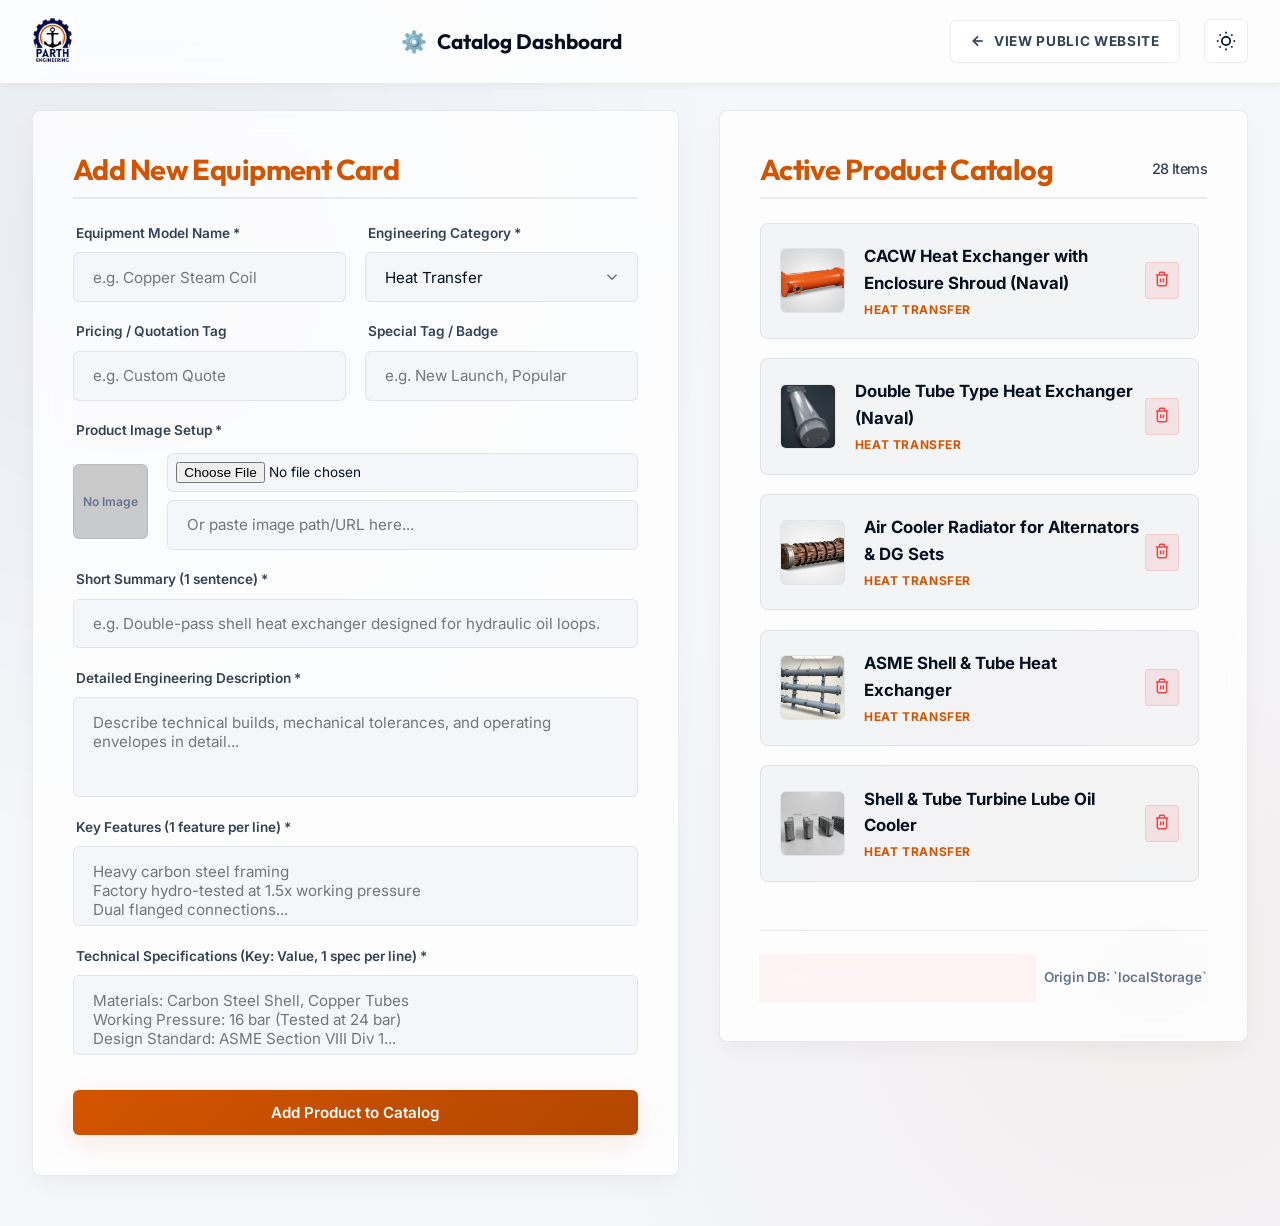
<file: manage-product.html>
<!DOCTYPE html>
<html lang="en" data-theme="dark">
<head>
    <meta charset="UTF-8">
    <meta name="viewport" content="width=device-width, initial-scale=1.0">
    <title>Parth Engineering | Private Catalog Dashboard</title>
    
    <!-- Theme & Stylesheet -->
    <link rel="stylesheet" href="style.css">
    
    <!-- Favicon -->
    <link rel="shortcut icon" href="favicon.ico" type="image/x-icon">
    <link rel="icon" type="image/png" sizes="32x32" href="assets/favicon-32x32.png">
    <link rel="icon" type="image/png" sizes="48x48" href="assets/favicon-48x48.png">
    <link rel="icon" type="image/png" sizes="96x96" href="assets/favicon-96x96.png">
    <link rel="icon" type="image/png" sizes="192x192" href="assets/favicon-192x192.png">
    <link rel="apple-touch-icon" sizes="180x180" href="assets/apple-touch-icon.png">
    
    <style>
        /* Admin Page Custom Specific Utilities */
        .admin-dashboard-wrapper {
            min-height: 100vh;
            padding-top: 110px;
            padding-bottom: 50px;
            background: radial-gradient(circle at 10% 20%, rgba(var(--accent-secondary-rgb), 0.05) 0%, transparent 40%),
                        radial-gradient(circle at 90% 80%, rgba(var(--accent-primary-rgb), 0.05) 0%, transparent 40%);
        }
        
        .admin-container {
            width: 100%;
            max-width: 1400px;
            margin: 0 auto;
            padding: 0 2rem;
        }
        
        .dashboard-grid {
            display: grid;
            grid-template-columns: 1.1fr 0.9fr;
            gap: 2.5rem;
            align-items: flex-start;
        }
        
        .dashboard-panel {
            padding: 2.5rem;
            border-radius: 8px;
        }
        
        .dashboard-panel h2 {
            font-size: 1.8rem;
            margin-bottom: 1.5rem;
            color: var(--accent-primary);
            border-bottom: 2px solid var(--border-color);
            padding-bottom: 0.6rem;
            display: flex;
            align-items: center;
            justify-content: space-between;
        }
        
        .dashboard-panel h2 span {
            font-size: 0.9rem;
            color: var(--text-secondary);
            font-weight: 500;
        }
        
        .admin-nav-link {
            display: inline-flex;
            align-items: center;
            gap: 0.5rem;
            font-weight: 700;
            color: var(--text-secondary);
            text-transform: uppercase;
            font-size: 0.85rem;
            letter-spacing: 0.05em;
            padding: 0.6rem 1.2rem;
            border-radius: 6px;
            border: 1px solid var(--border-color);
            background: var(--surface);
            transition: var(--transition-smooth);
        }
        
        .admin-nav-link:hover {
            color: var(--accent-primary);
            border-color: var(--accent-primary);
            background: var(--surface-hover);
            transform: translateX(-3px);
        }
        
        .admin-nav-link svg {
            width: 16px;
            height: 16px;
            stroke: currentColor;
            stroke-width: 2.5;
            fill: none;
            transition: var(--transition-smooth);
        }
        
        .admin-form-grid {
            display: grid;
            grid-template-columns: 1fr 1fr;
            gap: 1.2rem;
        }
        
        .admin-form-grid .full-width {
            grid-column: span 2;
        }
        
        /* Dashboard scrollable inventory list */
        .dashboard-list {
            display: flex;
            flex-direction: column;
            gap: 1.2rem;
            max-height: 75vh;
            overflow-y: auto;
            padding-right: 0.5rem;
        }
        
        /* Scrollbar styles for dashboard list */
        .dashboard-list::-webkit-scrollbar {
            width: 6px;
        }
        .dashboard-list::-webkit-scrollbar-track {
            background: rgba(0,0,0,0.1);
            border-radius: 3px;
        }
        .dashboard-list::-webkit-scrollbar-thumb {
            background: var(--border-color);
            border-radius: 3px;
        }
        .dashboard-list::-webkit-scrollbar-thumb:hover {
            background: var(--accent-primary);
        }
        
        .dashboard-item {
            display: flex;
            align-items: center;
            justify-content: space-between;
            padding: 1.2rem;
            border-radius: 8px;
            background: rgba(var(--accent-secondary-rgb), 0.04);
            border: 1px solid var(--border-color);
            transition: var(--transition-smooth);
        }
        
        .dashboard-item:hover {
            border-color: rgba(var(--accent-primary-rgb), 0.3);
            background: rgba(var(--accent-secondary-rgb), 0.08);
            transform: translateY(-2px);
        }
        
        .dashboard-item-meta {
            display: flex;
            align-items: center;
            gap: 1.2rem;
        }
        
        .dashboard-item-meta img {
            width: 65px;
            height: 65px;
            object-fit: cover;
            border-radius: 6px;
            border: 1px solid var(--border-color);
            background: var(--bg-primary);
        }
        
        .dashboard-item-title {
            font-weight: 700;
            font-size: 1.05rem;
            margin-bottom: 0.2rem;
            color: var(--text-primary);
        }
        
        .dashboard-item-cat {
            font-size: 0.75rem;
            text-transform: uppercase;
            letter-spacing: 0.05em;
            color: var(--accent-primary);
            font-weight: 700;
        }
        
        .dashboard-footer-actions {
            margin-top: 2rem;
            border-top: 1px solid var(--border-color);
            padding-top: 1.5rem;
            display: flex;
            justify-content: space-between;
            align-items: center;
        }
        
        @media (max-width: 1024px) {
            .dashboard-grid {
                grid-template-columns: 1fr;
            }
        }
        
        @media (max-width: 640px) {
            .admin-form-grid {
                grid-template-columns: 1fr;
            }
            .admin-form-grid .full-width, 
            .admin-form-grid div {
                grid-column: span 1;
            }
        }
    </style>
</head>
<body>

    <!-- Header Navigation -->
    <header id="main-header" class="scrolled">
        <div class="container">
            <a href="index.html" class="logo" id="header-logo" aria-label="Parth Engineering Home">
                <img src="assets/logo.png" alt="Parth Engineering Logo">
            </a>
            
            <div style="font-family: 'Outfit', sans-serif; font-size: 1.3rem; font-weight: 700; display: flex; align-items: center; gap: 0.6rem;">
                <span style="color: var(--accent-primary);">⚙️</span> Catalog Dashboard
            </div>
            
            <div class="nav-actions">
                <a href="index.html" class="admin-nav-link">
                    <svg xmlns="http://www.w3.org/2000/svg" viewBox="0 0 24 24">
                        <line x1="19" y1="12" x2="5" y2="12"></line>
                        <polyline points="12 19 5 12 12 5"></polyline>
                    </svg>
                    <span>View Public Website</span>
                </a>
                
                <button class="theme-toggle" id="theme-toggle" aria-label="Toggle Dark/Light Theme">
                    <!-- Moon Icon -->
                    <svg class="moon-icon" viewBox="0 0 24 24" xmlns="http://www.w3.org/2000/svg">
                        <path d="M21 12.79A9 9 0 1 1 11.21 3 7 7 0 0 0 21 12.79z"></path>
                    </svg>
                    <!-- Sun Icon -->
                    <svg class="sun-icon" viewBox="0 0 24 24" xmlns="http://www.w3.org/2000/svg">
                        <circle cx="12" cy="12" r="5"></circle>
                        <line x1="12" y1="1" x2="12" y2="3"></line>
                        <line x1="12" y1="21" x2="12" y2="23"></line>
                        <line x1="4.22" y1="4.22" x2="5.64" y2="5.64"></line>
                        <line x1="18.36" y1="18.36" x2="19.78" y2="19.78"></line>
                        <line x1="1" y1="12" x2="3" y2="12"></line>
                        <line x1="21" y1="12" x2="23" y2="12"></line>
                        <line x1="4.22" y1="19.78" x2="5.64" y2="18.36"></line>
                        <line x1="18.36" y1="5.64" x2="19.78" y2="4.22"></line>
                    </svg>
                </button>
            </div>
        </div>
    </header>

    <main class="admin-dashboard-wrapper">
        <div class="admin-container">
            <div class="dashboard-grid">
                
                <!-- Left Section: Add Equipment Form Panel -->
                <section class="dashboard-panel glass">
                    <h2>Add New Equipment Card</h2>
                    <form id="admin-form" class="contact-form admin-form-grid">
                        <div class="form-group">
                            <label for="prod-name" class="form-label">Equipment Model Name *</label>
                            <input type="text" id="prod-name" class="form-input" placeholder="e.g. Copper Steam Coil" required>
                        </div>
                        
                        <div class="form-group">
                            <label for="prod-category" class="form-label">Engineering Category *</label>
                            <select id="prod-category" class="form-input" style="appearance: none; background-image: url('data:image/svg+xml,%3Csvg xmlns=%22http://www.w3.org/2000/svg%22 viewBox=%220 0 24 24%22 fill=%22none%22 stroke=%22%236b7280%22 stroke-width=%222%22%3E%3Cpolyline points=%226 9 12 15 18 9%22%3E%3C/polyline%3E%3C/svg%3E'); background-repeat: no-repeat; background-position: right 1rem center; background-size: 1.1rem;" required>
                                <option value="heat-transfer">Heat Transfer</option>
                                <option value="air-movement">Air Movement</option>
                                <option value="fabrication">Fabrication</option>
                            </select>
                        </div>
                        
                        <div class="form-group">
                            <label for="prod-price" class="form-label">Pricing / Quotation Tag</label>
                            <input type="text" id="prod-price" class="form-input" placeholder="e.g. Custom Quote">
                        </div>
                        
                        <div class="form-group">
                            <label for="prod-badge" class="form-label">Special Tag / Badge</label>
                            <input type="text" id="prod-badge" class="form-input" placeholder="e.g. New Launch, Popular">
                        </div>
                        
                        <div class="form-group full-width">
                            <label class="form-label">Product Image Setup *</label>
                            <div style="display: flex; gap: 1.2rem; align-items: center; margin-top: 0.2rem;">
                                <div id="prod-image-preview" style="width: 75px; height: 75px; border-radius: 6px; border: 1px solid var(--border-color); background: rgba(0,0,0,0.2); background-size: cover; background-position: center; display: flex; align-items: center; justify-content: center; flex-shrink: 0; color: var(--text-muted); font-size: 0.75rem; font-weight: 600;">
                                    No Image
                                </div>
                                <div style="display: flex; flex-direction: column; gap: 0.5rem; flex-grow: 1;">
                                    <input type="file" id="prod-image-file" class="form-input" accept="image/*" style="padding: 0.5rem; font-size: 0.85rem;" title="Upload directly from your device">
                                    <input type="text" id="prod-image" class="form-input" placeholder="Or paste image path/URL here..." required>
                                </div>
                            </div>
                        </div>
                        
                        <div class="form-group full-width">
                            <label for="prod-excerpt" class="form-label">Short Summary (1 sentence) *</label>
                            <input type="text" id="prod-excerpt" class="form-input" placeholder="e.g. Double-pass shell heat exchanger designed for hydraulic oil loops." required>
                        </div>
                        
                        <div class="form-group full-width">
                            <label for="prod-desc" class="form-label">Detailed Engineering Description *</label>
                            <textarea id="prod-desc" class="form-input" style="height: 100px;" placeholder="Describe technical builds, mechanical tolerances, and operating envelopes in detail..." required></textarea>
                        </div>
                        
                        <div class="form-group full-width">
                            <label for="prod-features" class="form-label">Key Features (1 feature per line) *</label>
                            <textarea id="prod-features" class="form-input" style="height: 80px;" placeholder="Heavy carbon steel framing&#10;Factory hydro-tested at 1.5x working pressure&#10;Dual flanged connections..." required></textarea>
                        </div>
                        
                        <div class="form-group full-width">
                            <label for="prod-specs" class="form-label">Technical Specifications (Key: Value, 1 spec per line) *</label>
                            <textarea id="prod-specs" class="form-input" style="height: 80px;" placeholder="Materials: Carbon Steel Shell, Copper Tubes&#10;Working Pressure: 16 bar (Tested at 24 bar)&#10;Design Standard: ASME Section VIII Div 1..." required></textarea>
                        </div>
                        
                        <button type="submit" class="btn btn-primary full-width" style="margin-top: 1rem;">
                            <span>Add Product to Catalog</span>
                        </button>
                    </form>
                </section>
                
                <!-- Right Section: Active Products Grid Panel -->
                <section class="dashboard-panel glass">
                    <h2>Active Product Catalog <span id="product-count">0 Items</span></h2>
                    
                    <div class="dashboard-list" id="admin-catalog-list">
                        <!-- Loaded dynamically from admin.js -->
                    </div>
                    
                    <div class="dashboard-footer-actions">
                        <button id="btn-admin-reset" class="btn btn-secondary" style="border-color: #ef4444; color: #ef4444; background: rgba(239, 68, 68, 0.05); font-weight: 700;">
                            <svg xmlns="http://www.w3.org/2000/svg" viewBox="0 0 24 24" width="16" height="16" fill="none" stroke="currentColor" stroke-width="2.5" style="margin-right: 0.2rem;">
                                <path d="M21.5 2v6h-6M21.34 15.57a10 10 0 1 1-.57-8.38l5.67-5.67"></path>
                            </svg>
                            <span>Reset Catalog to Defaults</span>
                        </button>
                        
                        <div style="font-size: 0.85rem; color: var(--text-muted); font-weight: 600;">
                            Origin DB: `localStorage`
                        </div>
                    </div>
                </section>
                
            </div>
        </div>
    </main>

    <!-- Core Administrative Controller Sheet -->
    <script src="admin.js"></script>
</body>
</html>
</file>
<file: style.css>
/* ==========================================================================
   Parth Engineering - Industrial Design System (Official Logo Palette Match)
   ========================================================================== */

@import url('https://fonts.googleapis.com/css2?family=Inter:wght@300;400;500;600;700&family=Outfit:wght@400;500;600;700;800&display=swap');

:root {
    /* Color Palette - Official Logo Dark Navy & Rust Orange Palette (Dark Mode - Default) */
    --bg-primary: #040811; /* Deepest Navy Black matching the logo gear base shadow */
    --bg-secondary: #08101e; /* Deep Navy Slate */
    --surface: rgba(14, 27, 49, 0.65); /* Translucent navy glassmorphism */
    --surface-solid: #0d1e35;
    --surface-hover: rgba(255, 255, 255, 0.03);
    
    --text-primary: #f9fafb;
    --text-secondary: #94a3b8;
    --text-muted: #64748b;
    
    --accent-primary: #e65c00; /* Official Logo Rust Orange */
    --accent-primary-rgb: 230, 92, 0;
    --accent-secondary: #002b66; /* Official Logo Navy Blue */
    --accent-secondary-rgb: 0, 43, 102;
    
    --border-color: rgba(255, 255, 255, 0.08);
    --border-hover: rgba(230, 92, 0, 0.4);
    
    --shadow-sm: 0 2px 8px -1px rgba(0, 0, 0, 0.3);
    --shadow-md: 0 10px 25px -5px rgba(0, 0, 0, 0.4);
    --shadow-lg: 0 20px 50px -12px rgba(0, 0, 0, 0.6);
    --shadow-accent: 0 8px 30px rgba(230, 92, 0, 0.18);
    
    --glass-blur: blur(16px);
    --transition-smooth: all 0.4s cubic-bezier(0.16, 1, 0.3, 1);
    --transition-snap: all 0.2s ease-out;
}

[data-theme="light"] {
    /* Color Palette - Official Logo Light Mode Palette */
    --bg-primary: #f4f6fa; /* Soft Slate-White with a light blue-navy hue */
    --bg-secondary: #ffffff;
    --surface: rgba(255, 255, 255, 0.78);
    --surface-solid: #e2e8f0;
    --surface-hover: rgba(0, 0, 0, 0.02);
    
    --text-primary: #061021; /* Deep Navy matching the logo text */
    --text-secondary: #334155;
    --text-muted: #64748b;
    
    --accent-primary: #d35400; /* Richer Logo Rust Orange for high legibility */
    --accent-primary-rgb: 211, 84, 0;
    --accent-secondary: #002244; /* Deeper Logo Corporate Navy */
    --accent-secondary-rgb: 0, 34, 68;
    
    --border-color: rgba(6, 16, 33, 0.08);
    --border-hover: rgba(211, 84, 0, 0.4);
    
    --shadow-sm: 0 2px 8px -1px rgba(0, 0, 0, 0.05);
    --shadow-md: 0 10px 25px -5px rgba(0, 0, 0, 0.05);
    --shadow-lg: 0 20px 50px -12px rgba(0, 0, 0, 0.08);
    --shadow-accent: 0 8px 30px rgba(211, 84, 0, 0.12);
}

/* ==========================================================================
   Reset & Base Styles
   ========================================================================== */

* {
    margin: 0;
    padding: 0;
    box-sizing: border-box;
    font-family: 'Inter', sans-serif;
    -webkit-font-smoothing: antialiased;
}

html {
    scroll-behavior: smooth;
    font-size: 16px;
    background-color: var(--bg-primary);
    color: var(--text-primary);
    transition: background-color 0.5s ease, color 0.5s ease;
}

body {
    overflow-x: hidden;
    line-height: 1.6;
}

h1, h2, h3, h4, h5, h6 {
    font-family: 'Outfit', sans-serif;
    font-weight: 700;
    line-height: 1.25;
    letter-spacing: -0.02em;
}

a {
    color: inherit;
    text-decoration: none;
    transition: var(--transition-snap);
}

button, input, select, textarea {
    background: none;
    border: none;
    outline: none;
    font-family: inherit;
    color: inherit;
}

/* Custom Scrollbar */
::-webkit-scrollbar {
    width: 10px;
}
::-webkit-scrollbar-track {
    background: var(--bg-primary);
}
::-webkit-scrollbar-thumb {
    background: rgba(var(--accent-primary-rgb), 0.25);
    border-radius: 5px;
    border: 2px solid var(--bg-primary);
}
::-webkit-scrollbar-thumb:hover {
    background: rgba(var(--accent-primary-rgb), 0.5);
}

/* Selection */
::selection {
    background: rgba(var(--accent-primary-rgb), 0.3);
    color: var(--text-primary);
}

/* ==========================================================================
   Reusable Utilities
   ========================================================================== */

.container {
    width: 100%;
    max-width: 1280px;
    margin: 0 auto;
    padding: 0 2rem;
}

.glass {
    background: var(--surface);
    backdrop-filter: var(--glass-blur);
    -webkit-backdrop-filter: var(--glass-blur);
    border: 1px solid var(--border-color);
    box-shadow: var(--shadow-md);
    transition: var(--transition-smooth);
}

.text-gradient {
    background: linear-gradient(135deg, var(--text-primary) 30%, rgba(var(--accent-primary-rgb), 0.95) 75%, #ff7a29 100%);
    -webkit-background-clip: text;
    -webkit-text-fill-color: transparent;
    background-clip: text;
}

.btn {
    display: inline-flex;
    align-items: center;
    justify-content: center;
    gap: 0.5rem;
    padding: 0.8rem 1.8rem;
    border-radius: 6px; /* High geometric industrial feel */
    font-weight: 600;
    cursor: pointer;
    transition: var(--transition-smooth);
    font-size: 0.95rem;
    position: relative;
    overflow: hidden;
}

.btn-primary {
    background: linear-gradient(135deg, var(--accent-primary) 0%, #b34700 100%);
    color: #ffffff;
    box-shadow: var(--shadow-accent);
}

.btn-primary::before {
    content: '';
    position: absolute;
    top: 0;
    left: 0;
    width: 100%;
    height: 100%;
    background: linear-gradient(135deg, #b34700 0%, var(--accent-primary) 100%);
    opacity: 0;
    transition: var(--transition-smooth);
    z-index: 1;
}

.btn-primary:hover::before {
    opacity: 1;
}

.btn-primary:hover {
    transform: translateY(-2px);
    box-shadow: 0 12px 35px rgba(var(--accent-primary-rgb), 0.35);
}

.btn-primary > * {
    position: relative;
    z-index: 2;
}

.btn-secondary {
    border: 1px solid var(--border-color);
    background: var(--surface);
    backdrop-filter: var(--glass-blur);
    color: var(--text-primary);
}

.btn-secondary:hover {
    background: var(--surface-hover);
    border-color: var(--accent-primary);
    transform: translateY(-2px);
    box-shadow: var(--shadow-sm);
}

.badge {
    display: inline-block;
    padding: 0.25rem 0.75rem;
    border-radius: 4px;
    font-size: 0.75rem;
    font-weight: 700;
    text-transform: uppercase;
    letter-spacing: 0.05em;
    background: rgba(var(--accent-primary-rgb), 0.12);
    color: var(--accent-primary);
    border: 1px solid rgba(var(--accent-primary-rgb), 0.15);
}

/* ==========================================================================
   Header / Navigation
   ========================================================================== */

header {
    position: fixed;
    top: 0;
    left: 0;
    width: 100%;
    z-index: 1000;
    transition: var(--transition-smooth);
    border-bottom: 1px solid transparent;
}

header.scrolled {
    background: var(--surface);
    backdrop-filter: var(--glass-blur);
    -webkit-backdrop-filter: var(--glass-blur);
    border-bottom: 1px solid var(--border-color);
    box-shadow: var(--shadow-sm);
    padding: 0.4rem 0;
}

header .container {
    display: flex;
    align-items: center;
    justify-content: space-between;
    height: 90px;
    transition: var(--transition-smooth);
}

header.scrolled .container {
    height: 70px;
}

.logo {
    display: flex;
    align-items: center;
    height: 100%;
}

.logo img {
    height: 58px;
    width: auto;
    object-fit: contain;
    transition: var(--transition-smooth);
}

header.scrolled .logo img {
    height: 48px;
}

nav {
    display: flex;
    align-items: center;
    gap: 2.5rem;
}

nav a {
    font-size: 0.95rem;
    font-weight: 600;
    color: var(--text-secondary);
    position: relative;
    padding: 0.5rem 0;
    text-transform: uppercase;
    letter-spacing: 0.03em;
}

nav a::after {
    content: '';
    position: absolute;
    bottom: 0;
    left: 0;
    width: 0;
    height: 2px;
    background: var(--accent-primary);
    transition: var(--transition-smooth);
}

nav a:hover {
    color: var(--text-primary);
}

nav a:hover::after {
    width: 100%;
}

.nav-actions {
    display: flex;
    align-items: center;
    gap: 1.5rem;
}

.theme-toggle {
    width: 44px;
    height: 44px;
    border-radius: 6px;
    cursor: pointer;
    display: flex;
    align-items: center;
    justify-content: center;
    border: 1px solid var(--border-color);
    background: var(--surface);
    transition: var(--transition-smooth);
}

.theme-toggle:hover {
    border-color: var(--accent-primary);
    box-shadow: var(--shadow-sm);
}

.theme-toggle svg {
    width: 20px;
    height: 20px;
    stroke: var(--text-primary);
    fill: none;
    stroke-width: 2;
    transition: var(--transition-smooth);
}

.theme-toggle .sun-icon {
    display: none;
}

[data-theme="light"] .theme-toggle .moon-icon {
    display: none;
}

[data-theme="light"] .theme-toggle .sun-icon {
    display: block;
}

/* Mobile Menu Button */
.menu-btn {
    display: none;
    flex-direction: column;
    gap: 6px;
    width: 30px;
    cursor: pointer;
    z-index: 1001;
}

.menu-btn span {
    display: block;
    width: 100%;
    height: 2px;
    background: var(--text-primary);
    transition: var(--transition-smooth);
}

/* ==========================================================================
   Hero Section
   ========================================================================== */

.hero {
    min-height: 100vh;
    padding-top: 160px;
    padding-bottom: 80px;
    display: flex;
    align-items: center;
    position: relative;
    background: radial-gradient(circle at 80% 20%, rgba(var(--accent-primary-rgb), 0.08) 0%, transparent 50%),
                radial-gradient(circle at 10% 80%, rgba(var(--accent-secondary-rgb), 0.06) 0%, transparent 50%);
}

.hero-grid {
    display: grid;
    grid-template-columns: 1.25fr 0.75fr;
    gap: 4rem;
    align-items: center;
}

.hero-tag {
    margin-bottom: 1.5rem;
}

.hero h1 {
    font-size: 4.2rem;
    line-height: 1.1;
    margin-bottom: 1.5rem;
    font-weight: 800;
}

.hero-desc {
    font-size: 1.15rem;
    color: var(--text-secondary);
    max-width: 600px;
    margin-bottom: 2.5rem;
}

.hero-buttons {
    display: flex;
    gap: 1.5rem;
}

.hero-image-wrapper {
    position: relative;
    display: flex;
    justify-content: center;
    align-items: center;
}

.hero-image-glow {
    position: absolute;
    width: 120%;
    height: 120%;
    background: radial-gradient(circle, rgba(var(--accent-primary-rgb), 0.12) 0%, transparent 60%);
    z-index: 0;
    filter: blur(40px);
}

.hero-image {
    width: 100%;
    max-width: 460px;
    height: 380px;
    object-fit: cover;
    border-radius: 8px; /* High geometric industrial feel */
    z-index: 1;
    border: 1px solid var(--border-color);
    box-shadow: var(--shadow-lg);
    transition: var(--transition-smooth);
}

.hero-image:hover {
    transform: scale(1.02);
    border-color: var(--accent-primary);
}

/* ==========================================================================
   Metrics Section
   ========================================================================== */

.metrics {
    padding: 60px 0;
    border-top: 1px solid var(--border-color);
    border-bottom: 1px solid var(--border-color);
    background: var(--bg-secondary);
}

.metrics-grid {
    display: grid;
    grid-template-columns: repeat(4, 1fr);
    gap: 2rem;
}

.metric-card {
    text-align: center;
    border-left: 2px solid rgba(var(--accent-primary-rgb), 0.25);
    padding-left: 1rem;
}

.metric-card:first-child {
    border-left: none;
    padding-left: 0;
}

.metric-number {
    font-family: 'Outfit', sans-serif;
    font-size: 2.8rem;
    font-weight: 800;
    color: var(--accent-primary);
    margin-bottom: 0.5rem;
}

.metric-label {
    font-size: 0.9rem;
    color: var(--text-secondary);
    font-weight: 600;
    text-transform: uppercase;
    letter-spacing: 0.05em;
}

/* ==========================================================================
   Catalog (Products Section)
   ========================================================================== */

.catalog {
    padding: 100px 0;
}

.section-header {
    text-align: center;
    max-width: 700px;
    margin: 0 auto 4rem auto;
}

.section-header .badge {
    margin-bottom: 1rem;
}

.section-header h2 {
    font-size: 2.8rem;
    margin-bottom: 1.2rem;
}

.section-header p {
    color: var(--text-secondary);
    font-size: 1.1rem;
}

/* Controls Grid */
.catalog-controls {
    display: grid;
    grid-template-columns: 1fr auto auto;
    gap: 1.5rem;
    margin-bottom: 3rem;
    align-items: center;
}

/* Search bar */
.search-wrapper {
    position: relative;
    border-radius: 6px;
}

.search-wrapper svg {
    position: absolute;
    left: 1.2rem;
    top: 50%;
    transform: translateY(-50%);
    width: 20px;
    height: 20px;
    stroke: var(--text-muted);
    fill: none;
    stroke-width: 2;
}

.search-input {
    width: 100%;
    padding: 0.9rem 1.5rem 0.9rem 3.2rem;
    border-radius: 6px;
    font-size: 0.95rem;
    background: var(--surface);
    border: 1px solid var(--border-color);
    transition: var(--transition-smooth);
}

.search-input:focus {
    border-color: var(--accent-primary);
    box-shadow: 0 0 0 4px rgba(var(--accent-primary-rgb), 0.15);
    background: var(--bg-secondary);
}

/* Categories & Sort */
.categories {
    display: flex;
    gap: 0.8rem;
}

.category-pill {
    padding: 0.7rem 1.4rem;
    border-radius: 6px;
    font-size: 0.85rem;
    font-weight: 700;
    text-transform: uppercase;
    letter-spacing: 0.05em;
    cursor: pointer;
    background: var(--surface);
    border: 1px solid var(--border-color);
    color: var(--text-secondary);
    transition: var(--transition-smooth);
}

.category-pill:hover,
.category-pill.active {
    background: var(--accent-primary);
    border-color: var(--accent-primary);
    color: #ffffff;
    transform: translateY(-1px);
    box-shadow: var(--shadow-accent);
}

.sort-select {
    padding: 0.7rem 2.5rem 0.7rem 1.4rem;
    border-radius: 6px;
    font-size: 0.85rem;
    font-weight: 700;
    text-transform: uppercase;
    letter-spacing: 0.05em;
    cursor: pointer;
    background: var(--surface);
    border: 1px solid var(--border-color);
    color: var(--text-secondary);
    transition: var(--transition-smooth);
    appearance: none;
    background-image: url("data:image/svg+xml,%3Csvg xmlns='http://www.w3.org/2000/svg' viewBox='0 0 24 24' fill='none' stroke='%236b7280' stroke-width='2' stroke-linecap='round' stroke-linejoin='round'%3E%3Cpolyline points='6 9 12 15 18 9'%3E%3C/polyline%3E%3C/svg%3E");
    background-repeat: no-repeat;
    background-position: right 1rem center;
    background-size: 1.1rem;
}

.sort-select:focus,
.sort-select:hover {
    border-color: var(--accent-primary);
    color: var(--text-primary);
}

/* Product Grid */
.product-grid {
    display: grid;
    grid-template-columns: repeat(auto-fill, minmax(360px, 1fr));
    gap: 2.5rem;
    min-height: 400px;
    transition: var(--transition-smooth);
}

/* Product Card */
.product-card {
    border-radius: 8px;
    overflow: hidden;
    cursor: pointer;
    display: flex;
    flex-direction: column;
    position: relative;
    transform: translateY(0);
}

.product-card:hover {
    transform: translateY(-8px);
    border-color: var(--accent-primary);
    box-shadow: var(--shadow-lg);
}

.product-image-container {
    width: 100%;
    height: 280px;
    overflow: hidden;
    position: relative;
    background: var(--bg-secondary);
}

.product-card-img {
    width: 100%;
    height: 100%;
    object-fit: cover;
    transition: transform 0.6s cubic-bezier(0.16, 1, 0.3, 1);
}

.product-card:hover .product-card-img {
    transform: scale(1.06);
}

.product-card-badge {
    position: absolute;
    top: 1.2rem;
    left: 1.2rem;
    z-index: 10;
}

.product-card-info {
    padding: 1.8rem;
    display: flex;
    flex-direction: column;
    flex-grow: 1;
}

.product-card-category {
    font-size: 0.8rem;
    text-transform: uppercase;
    letter-spacing: 0.05em;
    color: var(--accent-primary);
    font-weight: 700;
    margin-bottom: 0.5rem;
}

.product-card-title {
    font-size: 1.35rem;
    font-weight: 700;
    margin-bottom: 0.8rem;
    transition: var(--transition-snap);
}

.product-card:hover .product-card-title {
    color: var(--accent-primary);
}

.product-card-excerpt {
    font-size: 0.95rem;
    color: var(--text-secondary);
    margin-bottom: 1.5rem;
    line-height: 1.5;
    flex-grow: 1;
}

.product-card-footer {
    display: flex;
    align-items: center;
    justify-content: space-between;
    padding-top: 1.2rem;
    border-top: 1px solid var(--border-color);
}

.product-card-price {
    font-family: 'Outfit', sans-serif;
    font-size: 1.1rem;
    font-weight: 700;
    color: var(--text-muted);
}

.view-btn {
    display: flex;
    align-items: center;
    gap: 0.4rem;
    font-size: 0.85rem;
    font-weight: 700;
    text-transform: uppercase;
    letter-spacing: 0.03em;
    color: var(--accent-primary);
}

.view-btn svg {
    width: 16px;
    height: 16px;
    stroke: var(--accent-primary);
    fill: none;
    stroke-width: 2.5;
    transition: var(--transition-smooth);
}

.product-card:hover .view-btn svg {
    transform: translateX(4px);
}

/* Empty State */
.empty-state {
    grid-column: 1 / -1;
    display: flex;
    flex-direction: column;
    align-items: center;
    justify-content: center;
    padding: 5rem 2rem;
    text-align: center;
}

.empty-state svg {
    width: 60px;
    height: 60px;
    stroke: var(--text-muted);
    margin-bottom: 1.5rem;
}

.empty-state h3 {
    font-size: 1.6rem;
    margin-bottom: 0.5rem;
}

.empty-state p {
    color: var(--text-secondary);
}

/* ==========================================================================
   About Section
   ========================================================================== */

.about {
    padding: 100px 0;
    background: var(--bg-secondary);
    border-top: 1px solid var(--border-color);
    border-bottom: 1px solid var(--border-color);
}

.about-grid {
    display: grid;
    grid-template-columns: 1.15fr 0.85fr;
    gap: 4rem;
    align-items: center;
    margin-bottom: 5rem;
}

.about-story {
    max-width: 640px;
}

.about-story .badge {
    margin-bottom: 1.5rem;
}

.about-story h2 {
    font-size: 2.8rem;
    margin-bottom: 1.8rem;
}

.about-story p {
    color: var(--text-secondary);
    font-size: 1.1rem;
    margin-bottom: 1.5rem;
    line-height: 1.7;
}

.about-story p:last-of-type {
    margin-bottom: 2.5rem;
}

/* Two-Image Staggered Gallery Layout */
.about-gallery {
    display: grid;
    grid-template-columns: 1fr 1fr;
    gap: 1.5rem;
    position: relative;
    align-items: flex-start;
    width: 100%;
}

.about-image-glow {
    position: absolute;
    width: 120%;
    height: 120%;
    background: radial-gradient(circle, rgba(var(--accent-primary-rgb), 0.12) 0%, transparent 60%);
    z-index: 0;
    filter: blur(40px);
    top: -10%;
    left: -10%;
}

.gallery-column {
    display: flex;
    flex-direction: column;
    gap: 1.5rem;
    z-index: 1;
}

/* Offset the second column to create a beautiful staggered layout */
.gallery-column:nth-child(2) {
    margin-top: 3.5rem;
}

.gallery-item {
    border-radius: 8px;
    overflow: hidden;
    border: 1px solid var(--border-color);
    box-shadow: var(--shadow-md);
    transition: var(--transition-smooth);
    background: var(--surface);
    display: flex;
    flex-direction: column;
}

.gallery-item img {
    width: 100%;
    height: auto;
    object-fit: cover;
    display: block;
    transition: var(--transition-smooth);
}

.gallery-item:hover {
    transform: translateY(-5px);
    border-color: var(--accent-primary);
    box-shadow: var(--shadow-lg);
}

.gallery-item:hover img {
    transform: scale(1.03);
}

.gallery-caption {
    padding: 0.8rem 1rem;
    font-size: 0.75rem;
    font-weight: 700;
    text-transform: uppercase;
    letter-spacing: 0.05em;
    color: var(--text-secondary);
    border-top: 1px solid var(--border-color);
    text-align: center;
    background: rgba(var(--accent-secondary-rgb), 0.05);
}

/* Row 2: Value Cards (4 columns) */
.about-values-row {
    display: grid;
    grid-template-columns: repeat(4, 1fr);
    gap: 2rem;
}

.value-card {
    padding: 2.2rem 2rem;
    border-radius: 8px;
}

.value-icon-wrapper {
    width: 50px;
    height: 50px;
    border-radius: 6px;
    background: rgba(var(--accent-primary-rgb), 0.1);
    display: flex;
    align-items: center;
    justify-content: center;
    margin-bottom: 1.5rem;
}

.value-icon-wrapper svg {
    width: 24px;
    height: 24px;
    stroke: var(--accent-primary);
    stroke-width: 2.2;
    fill: none;
}

.value-card h3 {
    font-size: 1.25rem;
    margin-bottom: 0.8rem;
}

.value-card p {
    font-size: 0.95rem;
    color: var(--text-secondary);
    line-height: 1.5;
}

/* ==========================================================================
   Details / Interactive Timeline Section
   ========================================================================== */

.details-section {
    padding: 100px 0;
}

.timeline {
    position: relative;
    max-width: 800px;
    margin: 4rem auto 0 auto;
    padding-left: 2rem;
}

.timeline::before {
    content: '';
    position: absolute;
    left: 0;
    top: 0;
    height: 100%;
    width: 2px;
    background: linear-gradient(to bottom, var(--accent-primary), var(--accent-secondary), transparent);
}

.timeline-item {
    position: relative;
    margin-bottom: 3.5rem;
}

.timeline-item:last-child {
    margin-bottom: 0;
}

.timeline-dot {
    position: absolute;
    left: -2.4rem;
    top: 0.2rem;
    width: 14px;
    height: 14px;
    border-radius: 50%;
    background: var(--accent-primary);
    border: 3px solid var(--bg-primary);
    box-shadow: 0 0 10px var(--accent-primary);
    transition: var(--transition-smooth);
}

.timeline-item:hover .timeline-dot {
    transform: scale(1.3);
    background: var(--accent-secondary);
    box-shadow: 0 0 15px var(--accent-secondary);
}

.timeline-year {
    font-family: 'Outfit', sans-serif;
    font-size: 1.1rem;
    font-weight: 700;
    color: var(--accent-primary);
    margin-bottom: 0.5rem;
}

.timeline-content {
    padding: 1.8rem;
    border-radius: 8px;
}

.timeline-content h3 {
    font-size: 1.3rem;
    margin-bottom: 0.8rem;
}

.timeline-content p {
    color: var(--text-secondary);
    font-size: 0.95rem;
}

/* ==========================================================================
   Real Workshop Action Gallery Styling
   ========================================================================== */
.gallery-section {
    padding: 100px 0;
    border-bottom: 1px solid var(--border-color);
}

.workshop-grid {
    display: grid;
    grid-template-columns: repeat(3, 1fr);
    gap: 2rem;
    margin-top: 3rem;
}

.workshop-card {
    position: relative;
    border-radius: 8px;
    height: 280px;
    overflow: hidden;
    cursor: pointer;
    border: 1px solid var(--border-color);
}

.workshop-card img {
    width: 100%;
    height: 100%;
    object-fit: cover;
    transition: transform 0.6s cubic-bezier(0.16, 1, 0.3, 1);
}

.workshop-card-overlay {
    position: absolute;
    bottom: 0;
    left: 0;
    width: 100%;
    padding: 1.5rem;
    background: linear-gradient(to top, rgba(0, 0, 0, 0.85) 0%, rgba(0, 0, 0, 0.4) 60%, transparent 100%);
    display: flex;
    flex-direction: column;
    gap: 0.3rem;
    transform: translateY(10px);
    opacity: 0;
    transition: var(--transition-smooth);
    z-index: 2;
}

.workshop-card:hover img {
    transform: scale(1.08);
}

.workshop-card:hover .workshop-card-overlay {
    transform: translateY(0);
    opacity: 1;
}

.workshop-card-overlay h4 {
    font-size: 1.15rem;
    font-weight: 700;
    color: #ffffff;
}

.workshop-card-overlay span {
    font-size: 0.8rem;
    color: var(--accent-primary);
    font-weight: 700;
    text-transform: uppercase;
    letter-spacing: 0.05em;
}

/* Responsive grid for gallery */
@media (max-width: 968px) {
    .workshop-grid {
        grid-template-columns: repeat(2, 1fr);
        gap: 1.5rem;
    }
    .workshop-card {
        height: 250px;
    }
}

@media (max-width: 640px) {
    .workshop-grid {
        grid-template-columns: 1fr;
        gap: 1.2rem;
    }
    .workshop-card {
        height: 220px;
    }
}

/* ==========================================================================
   Product Range & Application Grid
   ========================================================================== */
.about-range-header {
    text-align: center;
    max-width: 700px;
    margin: 6rem auto 3rem auto;
}

.about-range-header h2 {
    font-size: 2.8rem;
    margin-top: 1rem;
    margin-bottom: 1.2rem;
}

.about-range-header p {
    color: var(--text-secondary);
    font-size: 1.1rem;
}

.about-range-grid {
    display: grid;
    grid-template-columns: repeat(4, 1fr);
    gap: 1.5rem;
    margin-top: 2rem;
}

.range-card {
    padding: 1.8rem;
    border-radius: 8px;
    display: flex;
    flex-direction: column;
    gap: 1.2rem;
    transition: var(--transition-smooth);
    border: 1px solid var(--border-color);
}

.range-card:hover {
    border-color: var(--accent-primary);
    transform: translateY(-5px);
    box-shadow: var(--shadow-lg);
}

.range-card-icon {
    font-size: 2rem;
    width: 50px;
    height: 50px;
    display: flex;
    align-items: center;
    justify-content: center;
    background: rgba(var(--accent-primary-rgb), 0.1);
    border-radius: 6px;
    border: 1px solid rgba(var(--accent-primary-rgb), 0.2);
}

.range-card-content h3 {
    font-size: 1.15rem;
    font-weight: 700;
    margin-bottom: 0.5rem;
    color: var(--text-primary);
}

.range-application {
    font-size: 0.85rem;
    color: var(--accent-primary);
    font-weight: 600;
    text-transform: uppercase;
    letter-spacing: 0.03em;
}

/* Responsive queries for product range grid */
@media (max-width: 1024px) {
    .about-range-grid {
        grid-template-columns: repeat(2, 1fr);
    }
}

@media (max-width: 640px) {
    .about-range-grid {
        grid-template-columns: 1fr;
        gap: 1.2rem;
    }
    
    .about-range-header h2 {
        font-size: 2.2rem;
    }
}

/* ==========================================================================
   Catalog Admin Panel Modal Styles
   ========================================================================== */

.admin-trigger-container {
    display: flex;
    justify-content: center;
    margin-top: 2rem;
}

.btn-admin-trigger {
    border: 1px dashed var(--accent-primary);
    background: rgba(var(--accent-primary-rgb), 0.05);
    color: var(--accent-primary);
    gap: 0.6rem;
}

.btn-admin-trigger:hover {
    background: rgba(var(--accent-primary-rgb), 0.12);
    border-style: solid;
    transform: translateY(-2px);
}

.btn-admin-trigger svg {
    width: 18px;
    height: 18px;
    stroke: var(--accent-primary);
    fill: none;
    stroke-width: 2.2;
}

/* Admin Modal Grid Forms */
.admin-grid-layout {
    display: grid;
    grid-template-columns: 1.1fr 0.9fr;
    height: 100%;
}

.admin-form-col {
    padding: 3rem;
    border-right: 1px solid var(--border-color);
    overflow-y: auto;
    max-height: 80vh;
}

.admin-form-col h3 {
    font-size: 1.6rem;
    margin-bottom: 1.5rem;
    color: var(--accent-primary);
    border-bottom: 2px solid var(--border-color);
    padding-bottom: 0.5rem;
}

.admin-list-col {
    padding: 3rem;
    overflow-y: auto;
    max-height: 80vh;
    display: flex;
    flex-direction: column;
}

.admin-list-col h3 {
    font-size: 1.6rem;
    margin-bottom: 1.5rem;
    color: var(--accent-primary);
    border-bottom: 2px solid var(--border-color);
    padding-bottom: 0.5rem;
}

/* Active Catalog List cards */
.admin-catalog-list {
    display: flex;
    flex-direction: column;
    gap: 1rem;
    flex-grow: 1;
}

.admin-list-item {
    display: flex;
    align-items: center;
    justify-content: space-between;
    padding: 1rem;
    border-radius: 8px;
    background: rgba(var(--accent-secondary-rgb), 0.05);
    border: 1px solid var(--border-color);
}

.admin-item-meta {
    display: flex;
    align-items: center;
    gap: 1rem;
}

.admin-item-meta img {
    width: 50px;
    height: 50px;
    object-fit: cover;
    border-radius: 4px;
    border: 1px solid var(--border-color);
}

.admin-item-title {
    font-weight: 700;
    font-size: 0.95rem;
}

.admin-item-cat {
    font-size: 0.75rem;
    text-transform: uppercase;
    letter-spacing: 0.03em;
    color: var(--accent-primary);
    font-weight: 700;
}

.btn-delete-item {
    padding: 0.5rem;
    border-radius: 4px;
    background: rgba(239, 68, 68, 0.1);
    color: #ef4444;
    cursor: pointer;
    border: 1px solid rgba(239, 68, 68, 0.15);
    transition: var(--transition-snap);
}

.btn-delete-item:hover {
    background: #ef4444;
    color: #ffffff;
    transform: scale(1.05);
}

.btn-delete-item svg {
    width: 16px;
    height: 16px;
    stroke: currentColor;
    fill: none;
    stroke-width: 2.2;
}

.admin-form-actions {
    display: flex;
    gap: 1rem;
    margin-top: 1.5rem;
}

.admin-form-actions .btn {
    flex-grow: 1;
}

/* ==========================================================================
   Contact / Footer
   ========================================================================== */

.contact {
    padding: 100px 0;
    background: var(--bg-secondary);
    border-top: 1px solid var(--border-color);
}

.contact-grid {
    display: grid;
    grid-template-columns: 0.82fr 1.18fr;
    gap: 4rem;
}

.contact-info {
    display: flex;
    flex-direction: column;
    justify-content: space-between;
}

.contact-info-header h2 {
    font-size: 2.8rem;
    margin-bottom: 1rem;
}

.contact-info-header p {
    color: var(--text-secondary);
    margin-bottom: 2rem;
}

.contact-details {
    display: flex;
    flex-direction: column;
    gap: 1.8rem;
    margin-bottom: 3rem;
}

.contact-detail-item {
    display: flex;
    align-items: flex-start;
    gap: 1rem;
}

.contact-detail-icon {
    width: 44px;
    height: 44px;
    border-radius: 6px;
    background: var(--surface);
    border: 1px solid var(--border-color);
    display: flex;
    align-items: center;
    justify-content: center;
    flex-shrink: 0;
}

.contact-detail-icon svg {
    width: 20px;
    height: 20px;
    stroke: var(--accent-primary);
    stroke-width: 2;
    fill: none;
}

.contact-detail-text h4 {
    font-size: 0.95rem;
    font-weight: 600;
    color: var(--text-muted);
    margin-bottom: 0.2rem;
}

.contact-detail-text p {
    font-size: 1.05rem;
    font-weight: 500;
}

.contact-form-wrapper {
    padding: 3rem;
    border-radius: 8px;
}

.contact-form {
    display: grid;
    grid-template-columns: 1fr 1fr;
    gap: 1.5rem;
}

.form-group {
    display: flex;
    flex-direction: column;
    gap: 0.5rem;
}

.form-group.full-width {
    grid-column: span 2;
}

.form-label {
    font-size: 0.85rem;
    font-weight: 600;
    color: var(--text-secondary);
    margin-left: 0.2rem;
}

.form-input {
    width: 100%;
    padding: 0.9rem 1.2rem;
    border-radius: 6px;
    background: var(--bg-primary);
    border: 1px solid var(--border-color);
    font-size: 0.95rem;
    color: var(--text-primary);
    transition: var(--transition-smooth);
}

.form-input:focus {
    border-color: var(--accent-primary);
    box-shadow: 0 0 0 4px rgba(var(--accent-primary-rgb), 0.15);
    background: var(--bg-primary);
}

textarea.form-input {
    resize: none;
    height: 140px;
}

.contact-form .btn {
    grid-column: span 2;
    margin-top: 1rem;
}

/* Footer styling */
footer {
    padding: 80px 0 40px 0;
    background: var(--bg-primary);
    border-top: 1px solid var(--border-color);
}

.footer-top {
    display: grid;
    grid-template-columns: 1.2fr 0.8fr 1.2fr;
    gap: 4rem;
    margin-bottom: 50px;
    align-items: flex-start;
}

.footer-brand .logo {
    margin-bottom: 1.5rem;
}

.footer-brand p {
    color: var(--text-secondary);
    max-width: 340px;
}

.footer-links h4 {
    font-size: 1rem;
    text-transform: uppercase;
    letter-spacing: 0.05em;
    margin-bottom: 1.5rem;
    color: var(--accent-primary);
}

.footer-links ul {
    list-style: none;
    display: flex;
    flex-direction: column;
    gap: 0.8rem;
}

.footer-links a {
    color: var(--text-secondary);
    font-size: 0.95rem;
    font-weight: 500;
}

.footer-links a:hover {
    color: var(--accent-primary);
    padding-left: 4px;
}

/* Footer contact info styles */
.footer-contact h4 {
    font-size: 1rem;
    text-transform: uppercase;
    letter-spacing: 0.05em;
    margin-bottom: 1.5rem;
    color: var(--accent-primary);
}

.footer-contact-list {
    list-style: none;
    padding: 0;
    margin: 0;
    display: flex;
    flex-direction: column;
    gap: 1.2rem;
    font-size: 0.9rem;
    color: var(--text-secondary);
}

.footer-contact-list li {
    display: flex;
    gap: 0.8rem;
    align-items: flex-start;
    line-height: 1.5;
}

.footer-contact-list li strong {
    color: var(--text-primary);
}

.footer-contact-list .icon {
    font-size: 1.1rem;
    flex-shrink: 0;
}

.footer-contact-list a {
    color: inherit;
    text-decoration: none;
    transition: color 0.3s ease;
}

.footer-contact-list a:hover {
    color: var(--accent-primary);
}

.footer-newsletter h4 {
    font-size: 1rem;
    text-transform: uppercase;
    letter-spacing: 0.05em;
    margin-bottom: 1.2rem;
    color: var(--accent-primary);
}

.footer-newsletter p {
    color: var(--text-secondary);
    font-size: 0.9rem;
    margin-bottom: 1.5rem;
}

.newsletter-form {
    display: flex;
    gap: 0.5rem;
}

.newsletter-form .form-input {
    border-radius: 6px;
    padding: 0.7rem 1.2rem;
}

.newsletter-form .btn {
    border-radius: 6px;
    padding: 0.7rem 1.5rem;
}

.footer-bottom {
    display: flex;
    align-items: center;
    justify-content: space-between;
    padding-top: 30px;
    border-top: 1px solid var(--border-color);
    color: var(--text-muted);
    font-size: 0.85rem;
}

.footer-socials {
    display: flex;
    gap: 1rem;
}

.social-link {
    width: 38px;
    height: 38px;
    border-radius: 6px;
    display: flex;
    align-items: center;
    justify-content: center;
    background: var(--surface);
    border: 1px solid var(--border-color);
    transition: var(--transition-smooth);
}

.social-link svg {
    width: 18px;
    height: 18px;
    stroke: var(--text-secondary);
    stroke-width: 2;
    fill: none;
}

.social-link:hover {
    border-color: var(--accent-primary);
    background: var(--accent-primary);
}

.social-link:hover svg {
    stroke: #ffffff;
    transform: scale(1.1);
}

/* ==========================================================================
   Product Details Modal
   ========================================================================== */

.modal-backdrop {
    position: fixed;
    top: 0;
    left: 0;
    width: 100%;
    height: 100%;
    z-index: 2000;
    background: rgba(4, 6, 10, 0.85);
    backdrop-filter: blur(12px);
    -webkit-backdrop-filter: blur(12px);
    display: flex;
    align-items: center;
    justify-content: center;
    padding: 2rem;
    opacity: 0;
    visibility: hidden;
    transition: opacity 0.5s cubic-bezier(0.16, 1, 0.3, 1), visibility 0.5s;
}

.modal-backdrop.open {
    opacity: 1;
    visibility: visible;
}

.modal-content {
    width: 100%;
    max-width: 1050px;
    max-height: 92vh;
    border-radius: 12px;
    overflow-y: auto;
    position: relative;
    transform: scale(0.95) translateY(15px);
    opacity: 0;
    transition: transform 0.5s cubic-bezier(0.16, 1, 0.3, 1), opacity 0.5s cubic-bezier(0.16, 1, 0.3, 1);
}

.modal-backdrop.open .modal-content {
    transform: scale(1) translateY(0);
    opacity: 1;
}

.modal-close-btn {
    position: absolute;
    top: 1.5rem;
    right: 1.5rem;
    width: 44px;
    height: 44px;
    border-radius: 6px;
    background: var(--surface);
    border: 1px solid var(--border-color);
    display: flex;
    align-items: center;
    justify-content: center;
    cursor: pointer;
    z-index: 10;
    transition: var(--transition-smooth);
}

.modal-close-btn:hover {
    border-color: var(--accent-primary);
    transform: rotate(90deg);
}

.modal-close-btn svg {
    width: 20px;
    height: 20px;
    stroke: var(--text-primary);
    stroke-width: 2.5;
}

.modal-body-grid {
    display: grid;
    grid-template-columns: 1fr 1fr;
    height: 100%;
}

.modal-image-col {
    background: var(--bg-secondary);
    display: flex;
    align-items: center;
    justify-content: center;
    height: 520px;
    position: relative;
}

.modal-img {
    width: 100%;
    height: 100%;
    object-fit: cover;
}

.modal-info-col {
    padding: 3rem;
    overflow-y: auto;
    display: flex;
    flex-direction: column;
    justify-content: space-between;
}

.modal-info-header {
    margin-bottom: 2rem;
}

.modal-category {
    font-size: 0.85rem;
    text-transform: uppercase;
    letter-spacing: 0.05em;
    color: var(--accent-primary);
    font-weight: 700;
    margin-bottom: 0.5rem;
}

.modal-title {
    font-size: 2.2rem;
    font-weight: 800;
    margin-bottom: 0.8rem;
}

.modal-price {
    font-family: 'Outfit', sans-serif;
    font-size: 1.1rem;
    font-weight: 700;
    color: var(--text-muted);
    margin-bottom: 1.5rem;
}

.modal-description {
    color: var(--text-secondary);
    font-size: 1.05rem;
    line-height: 1.6;
}

.modal-details-tabs {
    margin-top: 2.2rem;
}

.tab-nav {
    display: flex;
    border-bottom: 1px solid var(--border-color);
    margin-bottom: 1.5rem;
}

.tab-btn {
    padding: 0.8rem 1.2rem;
    font-size: 0.85rem;
    font-weight: 700;
    text-transform: uppercase;
    letter-spacing: 0.03em;
    color: var(--text-secondary);
    cursor: pointer;
    position: relative;
    transition: var(--transition-snap);
}

.tab-btn.active {
    color: var(--text-primary);
}

.tab-btn.active::after {
    content: '';
    position: absolute;
    bottom: -1px;
    left: 0;
    width: 100%;
    height: 2px;
    background: var(--accent-primary);
}

.tab-pane {
    display: none;
}

.tab-pane.active {
    display: block;
    animation: fadeIn 0.4s ease-out;
}

@keyframes fadeIn {
    from { opacity: 0; transform: translateY(5px); }
    to { opacity: 1; transform: translateY(0); }
}

.tab-pane ul {
    list-style: none;
    display: flex;
    flex-direction: column;
    gap: 0.8rem;
}

.tab-pane li {
    display: flex;
    align-items: center;
    gap: 0.8rem;
    color: var(--text-secondary);
    font-size: 0.95rem;
}

.tab-pane li svg {
    width: 18px;
    height: 18px;
    stroke: var(--accent-primary);
    stroke-width: 2.5;
    fill: none;
    flex-shrink: 0;
}

.spec-list li {
    justify-content: space-between;
    border-bottom: 1px dashed var(--border-color);
    padding-bottom: 0.5rem;
}

.spec-name {
    font-weight: 600;
    color: var(--text-primary);
}

.spec-val {
    color: var(--text-secondary);
}

.modal-actions {
    margin-top: 3rem;
    display: flex;
    gap: 1rem;
}

.modal-actions .btn {
    flex-grow: 1;
}

/* ==========================================================================
   Responsive Breakpoints
   ========================================================================== */

@media (max-width: 1100px) {
    .hero h1 {
        font-size: 3.2rem;
    }
    
    .hero-image {
        max-width: 380px;
        height: 320px;
    }
    
    .modal-body-grid {
        grid-template-columns: 1fr;
    }
    
    .modal-image-col {
        height: 350px;
    }
    
    .modal-info-col {
        padding: 2rem;
    }
}

@media (max-width: 968px) {
    header .container {
        height: 70px;
    }
    
    nav {
        display: none;
        position: fixed;
        top: 70px;
        left: 0;
        width: 100%;
        height: calc(100vh - 70px);
        background: var(--bg-secondary);
        flex-direction: column;
        justify-content: center;
        gap: 2rem;
        padding: 3rem;
        z-index: 999;
        transform: translateX(-100%);
        transition: transform 0.5s cubic-bezier(0.16, 1, 0.3, 1);
        border-top: 1px solid var(--border-color);
    }
    
    nav.active {
        transform: translateX(0);
        display: flex;
    }
    
    .menu-btn {
        display: flex;
    }
    
    .menu-btn.active span:nth-child(1) {
        transform: translateY(8px) rotate(45deg);
    }
    
    .menu-btn.active span:nth-child(2) {
        opacity: 0;
    }
    
    .menu-btn.active span:nth-child(3) {
        transform: translateY(-8px) rotate(-45deg);
    }
    
    .hero-grid {
        grid-template-columns: 1fr;
        gap: 3rem;
        text-align: center;
    }
    
    .hero h1 {
        font-size: 3.5rem;
    }
    
    .hero-desc {
        margin: 0 auto 2.5rem auto;
    }
    
    .hero-buttons {
        justify-content: center;
    }
    
    .metrics-grid {
        grid-template-columns: repeat(2, 1fr);
        gap: 3rem;
    }
    
    .metric-card {
        border-left: none;
        border-top: 2px solid rgba(var(--accent-primary-rgb), 0.25);
        padding-left: 0;
        padding-top: 1rem;
    }
    
    .metric-card:first-child {
        border-top: none;
        padding-top: 0;
    }
    
    .catalog-controls {
        grid-template-columns: 1fr;
    }
    
    .product-grid {
        grid-template-columns: repeat(auto-fill, minmax(280px, 1fr));
        gap: 2rem;
    }
    
    .categories {
        overflow-x: auto;
        padding-bottom: 0.5rem;
        width: 100%;
    }
    
    .about-grid {
        grid-template-columns: 1fr;
        gap: 4rem;
    }
    
    .about-story {
        max-width: 100%;
        text-align: center;
    }
    
    .about-story p {
        margin-left: auto;
        margin-right: auto;
    }
    
    .about-gallery {
        max-width: 480px;
        margin: 0 auto;
    }
    
    .about-values-row {
        grid-template-columns: repeat(2, 1fr);
        gap: 2rem;
    }
    
    .contact-grid {
        grid-template-columns: 1fr;
        gap: 3rem;
    }
    
    .footer-top {
        grid-template-columns: 1fr;
        gap: 3rem;
    }
    
    .admin-grid-layout {
        grid-template-columns: 1fr;
    }
    
    .admin-form-col {
        border-right: none;
        border-bottom: 1px solid var(--border-color);
        padding: 1.5rem;
    }
    
    .admin-list-col {
        padding: 1.5rem;
    }
}

@media (max-width: 640px) {
    .container {
        padding: 0 1.5rem;
    }
    
    .product-grid {
        grid-template-columns: 1fr;
        gap: 1.5rem;
    }
    
    .product-image-container {
        height: 220px;
    }
    
    .nav-actions {
        gap: 1rem;
    }
    
    .theme-toggle {
        width: 40px;
        height: 40px;
    }
    
    .hero h1 {
        font-size: 2.8rem;
    }
    
    .hero-buttons {
        flex-direction: column;
        width: 100%;
    }
    
    .hero-buttons .btn {
        width: 100%;
    }
    
    .metrics-grid {
        grid-template-columns: 1fr;
        gap: 2rem;
    }
    
    .about-gallery {
        grid-template-columns: 1fr;
        gap: 1.5rem;
        max-width: 100%;
    }
    
    .gallery-column:nth-child(2) {
        margin-top: 0;
    }
    
    .about-values-row {
        grid-template-columns: 1fr;
    }
    
    .contact-form-wrapper {
        padding: 1.5rem;
    }
    
    .contact-form {
        grid-template-columns: 1fr;
    }
    
    .form-group.full-width {
        grid-column: span 1;
    }
    
    .contact-form .btn {
        grid-column: span 1;
    }
    
    .footer-bottom {
        flex-direction: column;
        gap: 1.5rem;
        text-align: center;
    }
    
    .modal-close-btn {
        top: 1rem;
        right: 1rem;
    }
}

/* ==========================================================================
   Interactive Brochure & PDF Print Styles
   ========================================================================== */

/* 1. Brochure Preview Section */
.brochure-section {
    padding: 130px 0;
    position: relative;
    overflow: hidden;
    background: radial-gradient(circle at 50% 50%, rgba(245, 158, 11, 0.05) 0%, transparent 70%), rgba(8, 12, 21, 0.6);
}

.brochure-preview-card {
    padding: 5rem 4rem;
    border-radius: 32px;
    display: flex;
    flex-direction: column;
    align-items: center;
    gap: 4.5rem;
    background: linear-gradient(135deg, rgba(21, 30, 48, 0.5) 0%, rgba(10, 15, 26, 0.75) 100%);
    border: 1px solid rgba(255, 255, 255, 0.06);
    box-shadow: 0 40px 80px rgba(0, 0, 0, 0.55), inset 0 1px 0 rgba(255, 255, 255, 0.08);
    position: relative;
    overflow: hidden;
    backdrop-filter: blur(12px);
    -webkit-backdrop-filter: blur(12px);
}

.brochure-preview-card::before {
    content: '';
    position: absolute;
    top: 0;
    left: 0;
    width: 100%;
    height: 100%;
    background: radial-gradient(circle at 50% -20%, rgba(245, 158, 11, 0.15) 0%, transparent 60%);
    pointer-events: none;
}

/* Mockup Layout - Generous Spacing to Prevent Squishing */
.brochure-mockup-grid {
    display: grid;
    grid-template-columns: repeat(2, 1fr);
    gap: 3.5rem;
    width: 100%;
    max-width: 1200px;
    margin: 0 auto;
    z-index: 2;
}

@media (max-width: 1024px) {
    .brochure-mockup-grid {
        grid-template-columns: 1fr;
        gap: 3rem;
        max-width: 600px;
    }
}

.brochure-mockup-page {
    border-radius: 20px;
    padding: 32px;
    min-height: 420px; /* Generous breathing room */
    display: flex;
    flex-direction: column;
    justify-content: space-between;
    box-shadow: 0 20px 45px rgba(0, 0, 0, 0.45);
    transition: all 0.6s cubic-bezier(0.16, 1, 0.3, 1);
    overflow: hidden;
    position: relative;
    background: linear-gradient(135deg, rgba(15, 23, 42, 0.85) 0%, rgba(8, 12, 21, 0.98) 100%);
}

/* Dual-Tone Borders for Gorgeous UI Contrast */
.brochure-mockup-page.page-1 {
    border: 1px solid rgba(245, 158, 11, 0.18); /* Warm Golden Amber outline */
}

.brochure-mockup-page.page-2 {
    border: 1px solid rgba(59, 130, 246, 0.18); /* Cool Titanium Blue outline */
}

.brochure-mockup-page::after {
    content: '';
    position: absolute;
    top: 0;
    left: 0;
    width: 100%;
    height: 100%;
    background: linear-gradient(135deg, rgba(255, 255, 255, 0.04) 0%, transparent 40%);
    pointer-events: none;
}

.brochure-mockup-page.page-1:hover {
    transform: translateY(-12px) scale(1.02) rotate(-0.5deg);
    border-color: rgba(245, 158, 11, 0.5);
    box-shadow: 0 30px 60px rgba(245, 158, 11, 0.16), 0 10px 25px rgba(0, 0, 0, 0.5);
}

.brochure-mockup-page.page-2:hover {
    transform: translateY(-12px) scale(1.02) rotate(0.5deg);
    border-color: rgba(59, 130, 246, 0.5);
    box-shadow: 0 30px 60px rgba(59, 130, 246, 0.16), 0 10px 25px rgba(0, 0, 0, 0.5);
}

/* Mock Header & Footer - Elevated Contrast */
.mock-hdr {
    display: flex;
    justify-content: space-between;
    align-items: center;
    border-bottom: 1px solid rgba(255, 255, 255, 0.08);
    padding-bottom: 14px;
    margin-bottom: 15px;
}
.mock-logo {
    font-size: 1.05rem;
    font-weight: 800;
    color: #ffffff;
    display: flex;
    align-items: center;
    gap: 8px;
    letter-spacing: 0.04em;
    text-transform: uppercase;
}
.mock-tag {
    font-size: 0.78rem;
    font-weight: 800;
    text-transform: uppercase;
    letter-spacing: 0.1em;
}

.page-1 .mock-tag {
    color: #f59e0b; /* Golden Amber theme */
    text-shadow: 0 0 10px rgba(245, 158, 11, 0.25);
}

.page-2 .mock-tag {
    color: #3b82f6; /* Titanium Blue theme */
    text-shadow: 0 0 10px rgba(59, 130, 246, 0.25);
}

.mock-ftr {
    border-top: 1px solid rgba(255, 255, 255, 0.08);
    padding-top: 12px;
    font-size: 0.8rem;
    color: #ffffff;
    opacity: 0.85;
    font-weight: 700;
    letter-spacing: 0.05em;
    text-transform: uppercase;
    display: flex;
    justify-content: space-between;
    align-items: center;
}

/* Page 1 Mock Details */
.mock-body {
    flex-grow: 1;
    display: flex;
    flex-direction: column;
    justify-content: space-between;
    gap: 20px;
    padding: 15px 0;
}

.mock-wheel-container {
    display: flex;
    justify-content: center;
    align-items: center;
    padding: 15px 0;
}

.mock-wheel {
    width: 170px;
    height: 170px;
    border-radius: 50%;
    border: 2px dashed rgba(245, 158, 11, 0.3);
    position: relative;
    display: flex;
    align-items: center;
    justify-content: center;
    background: rgba(15, 23, 42, 0.7);
    box-shadow: 0 0 25px rgba(245, 158, 11, 0.06), inset 0 0 30px rgba(0, 0, 0, 0.7);
    animation: wheelSlowRotate 35s linear infinite;
}

@keyframes wheelSlowRotate {
    0% { transform: rotate(0deg); }
    100% { transform: rotate(360deg); }
}

/* Spaced out coordinates to completely eliminate overlapping labels */
.wheel-sec {
    position: absolute;
    font-size: 0.65rem;
    padding: 5px 12px;
    border-radius: 20px;
    background: rgba(10, 15, 26, 0.95);
    border: 1px solid rgba(255, 255, 255, 0.1);
    color: #ffffff;
    font-weight: 800;
    white-space: nowrap;
    box-shadow: 0 6px 15px rgba(0, 0, 0, 0.5);
    animation: wheelCounterRotate 35s linear infinite;
}

@keyframes wheelCounterRotate {
    0% { transform: rotate(0deg); }
    100% { transform: rotate(-360deg); }
}

.wheel-sec.transfer {
    top: -15px;
    left: 50%;
    transform: translateX(-50%);
    border-color: rgba(59, 130, 246, 0.6);
    box-shadow: 0 0 10px rgba(59, 130, 246, 0.35);
}
.wheel-sec.movement {
    bottom: 12px;
    right: -28px;
    border-color: rgba(168, 85, 247, 0.6);
    box-shadow: 0 0 10px rgba(168, 85, 247, 0.35);
}
.wheel-sec.fabrication {
    bottom: 12px;
    left: -28px;
    border-color: rgba(249, 115, 22, 0.6);
    box-shadow: 0 0 10px rgba(249, 115, 22, 0.35);
}

.wheel-center {
    font-size: 0.85rem;
    font-weight: 900;
    color: #f59e0b;
    text-transform: uppercase;
    letter-spacing: 0.06em;
    text-shadow: 0 0 8px rgba(245, 158, 11, 0.3);
    animation: wheelCounterRotate 35s linear infinite;
}

.mock-images {
    display: flex;
    gap: 20px;
    justify-content: center;
    margin-top: 5px;
}

.mock-img-item {
    width: 100px;
    height: 60px;
    border-radius: 8px;
    background-size: cover;
    background-position: center;
    border: 2px solid rgba(255, 255, 255, 0.15);
    box-shadow: 0 12px 24px rgba(0, 0, 0, 0.4);
    transition: all 0.5s cubic-bezier(0.16, 1, 0.3, 1);
}

.mock-img-item:first-child {
    transform: rotate(-3deg) translateY(2px);
}

.mock-img-item:last-child {
    transform: rotate(3deg) translateY(2px);
}

.brochure-mockup-page.page-1:hover .mock-img-item:first-child {
    transform: rotate(-1deg) scale(1.06) translateY(0);
    border-color: rgba(245, 158, 11, 0.4);
}

.brochure-mockup-page.page-1:hover .mock-img-item:last-child {
    transform: rotate(1deg) scale(1.06) translateY(0);
    border-color: rgba(245, 158, 11, 0.4);
}

/* Page 2 Mock Details */
.mock-catalog-grid {
    display: grid;
    grid-template-columns: repeat(4, 1fr);
    gap: 12px;
}
.mock-cat-item {
    display: flex;
    flex-direction: column;
    align-items: center;
    gap: 8px;
}
.mock-cat-img {
    width: 100%;
    aspect-ratio: 1.25;
    border-radius: 8px;
    background-size: cover;
    background-position: center;
    border: 2px solid rgba(255, 255, 255, 0.12);
    box-shadow: 0 10px 20px rgba(0, 0, 0, 0.25);
    transition: all 0.5s cubic-bezier(0.16, 1, 0.3, 1);
}
.brochure-mockup-page.page-2:hover .mock-cat-img {
    border-color: rgba(59, 130, 246, 0.4);
    box-shadow: 0 15px 30px rgba(0, 0, 0, 0.45);
}
.mock-cat-item span {
    font-size: 0.62rem;
    color: #d1d5db;
    font-weight: 700;
    text-align: center;
    white-space: nowrap;
    overflow: hidden;
    text-overflow: ellipsis;
    width: 100%;
}

.mock-standards {
    display: flex;
    justify-content: space-between;
    gap: 10px;
    margin-top: 10px;
}
.mock-std-badge {
    font-size: 0.6rem;
    color: #ffffff;
    background: linear-gradient(135deg, rgba(255, 255, 255, 0.06) 0%, rgba(255, 255, 255, 0.02) 100%);
    border: 1px solid rgba(255, 255, 255, 0.15);
    padding: 6px 12px;
    border-radius: 8px;
    font-weight: 700;
    box-shadow: 0 5px 10px rgba(0,0,0,0.25);
    display: flex;
    align-items: center;
    gap: 6px;
    transition: all 0.3s ease;
}

.page-2:hover .mock-std-badge {
    border-color: rgba(59, 130, 246, 0.35);
    background: rgba(59, 130, 246, 0.08);
}

.brochure-preview-actions {
    margin-top: 1.5rem;
}

#btn-download-brochure {
    padding: 1.15rem 3.5rem;
    font-size: 1.05rem;
    font-weight: 700;
    border-radius: 50px;
    text-transform: uppercase;
    letter-spacing: 0.08em;
    display: inline-flex;
    align-items: center;
    gap: 12px;
    background: linear-gradient(135deg, #f59e0b 0%, #d97706 100%);
    border: none;
    color: #ffffff;
    box-shadow: 0 12px 30px rgba(245, 158, 11, 0.35);
    transition: all 0.5s cubic-bezier(0.16, 1, 0.3, 1);
    cursor: pointer;
    position: relative;
    overflow: hidden;
}

#btn-download-brochure::after {
    content: '';
    position: absolute;
    top: 0;
    left: -100%;
    width: 50%;
    height: 100%;
    background: linear-gradient(90deg, transparent, rgba(255, 255, 255, 0.3), transparent);
    transform: skewX(-20deg);
}

#btn-download-brochure:hover {
    transform: translateY(-5px) scale(1.02);
    box-shadow: 0 18px 40px rgba(245, 158, 11, 0.5);
    background: linear-gradient(135deg, #fbbf24 0%, #ea580c 100%);
}

#btn-download-brochure:hover::after {
    left: 150%;
    transition: left 0.8s ease;
}

#btn-download-brochure svg {
    width: 22px;
    height: 22px;
    stroke-width: 2.8;
    transition: transform 0.3s ease;
}

#btn-download-brochure:hover svg {
    transform: translateY(3px);
}

/* 2. PDF Download Assembly Container (Print Specific) */
.brochure-print-container {
    width: 1120px;
    background: #0b0f19;
    color: #f3f4f6;
    font-family: 'Inter', sans-serif;
    padding: 0;
    margin: 0;
    box-sizing: border-box;
}

.brochure-print-page {
    width: 1120px;
    height: 780px; /* Safe sub-pixel overflow buffer (A4 standard orientation is 792px) */
    padding: 40px;
    box-sizing: border-box;
    display: flex;
    flex-direction: column;
    justify-content: space-between;
    position: relative;
    overflow: hidden;
}

.brochure-print-page:not(:last-child) {
    page-break-after: always;
}

.bg-page-1 {
    background: radial-gradient(circle at 10% 20%, #151e33 0%, #0b0f19 100%);
}

.bg-page-2 {
    background: radial-gradient(circle at 90% 80%, #0f1626 0%, #0b0f19 100%);
}

/* Print Header */
.brochure-print-header {
    display: flex;
    justify-content: space-between;
    align-items: center;
    border-bottom: 2px solid rgba(245, 158, 11, 0.2);
    padding-bottom: 18px;
}

.brochure-logo-area {
    display: flex;
    align-items: center;
    gap: 15px;
}

.brochure-logo {
    height: 48px;
    width: auto;
}

.brochure-logo-text h1 {
    font-size: 1.4rem;
    font-weight: 800;
    letter-spacing: 0.05em;
    color: #ffffff;
    margin: 0;
}

.brochure-logo-text span {
    font-size: 0.75rem;
    color: #f59e0b;
    text-transform: uppercase;
    letter-spacing: 0.1em;
    font-weight: 700;
}

.brochure-header-tag {
    font-size: 0.8rem;
    font-weight: 700;
    color: #ffffff;
    background: rgba(245, 158, 11, 0.15);
    border: 1px solid rgba(245, 158, 11, 0.3);
    padding: 5px 12px;
    border-radius: 4px;
}

/* Print Body - Page 1 Grid */
.brochure-print-body-grid-1 {
    display: grid;
    grid-template-columns: 1.2fr 1fr;
    gap: 35px;
    flex-grow: 1;
    margin: 25px 0;
}

.brochure-body-col-left {
    display: flex;
    flex-direction: column;
    justify-content: space-between;
}

.brochure-main-heading h2 {
    font-size: 1.7rem;
    font-weight: 800;
    color: #ffffff;
    line-height: 1.25;
    margin-bottom: 12px;
}

.brochure-main-heading p {
    font-size: 0.9rem;
    color: #9ca3af;
    line-height: 1.5;
}

/* Interactive Banners in Banners Print Wheel */
.brochure-capabilities-wheel {
    flex-grow: 1;
    display: flex;
    align-items: center;
    justify-content: center;
}

.print-wheel-graphic {
    position: relative;
    width: 320px;
    height: 320px;
    border-radius: 50%;
    border: 3px double rgba(245, 158, 11, 0.25);
    display: flex;
    align-items: center;
    justify-content: center;
}

.print-wheel-center {
    width: 100px;
    height: 100px;
    background: #0f172a;
    border: 3px solid #f59e0b;
    border-radius: 50%;
    display: flex;
    flex-direction: column;
    align-items: center;
    justify-content: center;
    box-shadow: 0 0 20px rgba(245, 158, 11, 0.3);
    z-index: 10;
}

.print-wheel-center span {
    font-size: 1.1rem;
    font-weight: 900;
    color: #ffffff;
}

.print-wheel-center small {
    font-size: 0.6rem;
    color: #f59e0b;
    font-weight: 700;
    text-transform: uppercase;
}

.print-wheel-sector {
    position: absolute;
    width: 220px;
    background: rgba(15, 23, 42, 0.9);
    border: 1px solid rgba(255, 255, 255, 0.08);
    padding: 10px 14px;
    border-radius: 8px;
}

.print-wheel-sector h3 {
    font-size: 0.75rem;
    font-weight: 800;
    margin-bottom: 4px;
}

.print-wheel-sector p {
    font-size: 0.62rem;
    color: #9ca3af;
    line-height: 1.3;
}

.print-wheel-sector.transfer {
    top: -30px;
    left: 50%;
    transform: translateX(-50%);
    width: 210px;
    border-left: 4px solid #3b82f6;
}
.print-wheel-sector.transfer h3 { color: #3b82f6; }

.print-wheel-sector.movement {
    bottom: 10px;
    right: -75px;
    width: 200px;
    border-left: 4px solid #a855f7;
}
.print-wheel-sector.movement h3 { color: #a855f7; }

.print-wheel-sector.fabrication {
    bottom: 10px;
    left: -75px;
    width: 200px;
    border-left: 4px solid #f97316;
}
.print-wheel-sector.fabrication h3 { color: #f97316; }

/* Page 1 Gallery */
.brochure-body-col-right {
    display: flex;
    flex-direction: column;
    justify-content: space-between;
}

.brochure-gallery-title {
    font-size: 0.85rem;
    font-weight: 800;
    color: #f59e0b;
    text-transform: uppercase;
    letter-spacing: 0.05em;
    border-left: 3px solid #f59e0b;
    padding-left: 10px;
    margin-bottom: 12px;
}

.brochure-gallery-grid-2x2 {
    display: grid;
    grid-template-columns: 1fr 1fr;
    gap: 15px;
    flex-grow: 1;
}

.brochure-gal-card {
    background: rgba(30, 41, 59, 0.4);
    border: 1px solid rgba(255, 255, 255, 0.05);
    border-radius: 8px;
    padding: 10px;
    display: flex;
    flex-direction: column;
    gap: 8px;
}

.brochure-gal-img {
    width: 100%;
    flex-grow: 1;
    border-radius: 6px;
    background-size: cover;
    background-position: center;
    border: 1px solid rgba(255,255,255,0.05);
}

.brochure-gal-card span {
    font-size: 0.72rem;
    font-weight: 700;
    color: #ffffff;
    text-align: center;
}

/* Page 1 Print Footer */
.brochure-print-footer {
    display: flex;
    justify-content: space-between;
    align-items: center;
    border-top: 1px solid rgba(255, 255, 255, 0.08);
    padding-top: 15px;
    gap: 20px;
}

.brochure-ftr-col {
    display: flex;
    flex-direction: column;
    gap: 4px;
    max-width: 400px;
}

.brochure-ftr-col strong {
    font-size: 0.72rem;
    color: #f59e0b;
    text-transform: uppercase;
}

.brochure-ftr-col span {
    font-size: 0.7rem;
    color: #d1d5db;
    line-height: 1.4;
}

.brochure-qr-col {
    display: flex;
    flex-direction: row;
    align-items: center;
    gap: 12px;
    background: rgba(255, 255, 255, 0.03);
    padding: 8px 12px;
    border-radius: 6px;
    border: 1px solid rgba(255,255,255,0.05);
}

.brochure-qr-placeholder {
    width: 32px;
    height: 32px;
    background: #ffffff;
    color: #0b0f19;
    font-size: 1.2rem;
    font-weight: bold;
    border-radius: 4px;
    display: flex;
    align-items: center;
    justify-content: center;
}

.brochure-qr-text {
    display: flex;
    flex-direction: column;
}

.brochure-qr-text strong {
    font-size: 0.65rem;
    color: #ffffff;
}
.brochure-qr-text span {
    font-size: 0.7rem;
    color: #f59e0b;
    font-weight: 700;
}

/* Print Body - Page 2 Portfolio Grid */
.brochure-print-body-grid-2 {
    flex-grow: 1;
    margin: 25px 0;
    display: flex;
    flex-direction: column;
}

.portfolio-grid-8 {
    display: grid;
    grid-template-columns: repeat(4, 1fr);
    grid-template-rows: 1fr 1fr;
    gap: 16px;
    flex-grow: 1;
}

.portfolio-item-card {
    background: rgba(30, 41, 59, 0.3);
    border: 1px solid rgba(255, 255, 255, 0.05);
    border-radius: 8px;
    padding: 10px;
    display: flex;
    flex-direction: column;
    gap: 8px;
}

.portfolio-img {
    width: 100%;
    height: 95px;
    border-radius: 6px;
    background-size: cover;
    background-position: center;
    border: 1px solid rgba(255,255,255,0.05);
}

.portfolio-info h3 {
    font-size: 0.75rem;
    font-weight: 800;
    color: #ffffff;
    margin-bottom: 4px;
    line-height: 1.2;
}

.portfolio-info p {
    font-size: 0.62rem;
    color: #9ca3af;
    line-height: 1.4;
    margin: 0;
}

/* Page 2 Print Footer */
.brochure-ftr-markets {
    display: flex;
    flex-direction: column;
    gap: 8px;
}

.brochure-ftr-markets strong {
    font-size: 0.72rem;
    color: #f59e0b;
    text-transform: uppercase;
}

.market-pills-row {
    display: flex;
    gap: 8px;
}

.m-pill {
    font-size: 0.68rem;
    color: #ffffff;
    background: rgba(59, 130, 246, 0.15);
    border: 1px solid rgba(59, 130, 246, 0.3);
    padding: 4px 10px;
    border-radius: 20px;
    font-weight: 600;
}

.brochure-ftr-standards {
    background: rgba(245, 158, 11, 0.08);
    border: 1px solid rgba(245, 158, 11, 0.2);
    border-radius: 6px;
    padding: 8px 15px;
}

.std-row {
    display: flex;
    justify-content: space-around;
    align-items: center;
}

.std-item {
    font-size: 0.72rem;
    color: #f3f4f6;
}

.std-item strong {
    color: #f59e0b;
}

/* Responsive Overrides for Mockup grid */
@media (max-width: 768px) {
    .brochure-preview-card {
        padding: 1.5rem;
    }
    
    .brochure-mockup-grid {
        grid-template-columns: 1fr;
    }
}

/* ==========================================================================
   About Section - Client Logos Horizontal Marquee
   ========================================================================== */
.about-clients {
    margin-top: 6rem;
    padding-top: 6rem;
    border-top: 1px solid var(--border-color);
}

.about-clients-header {
    text-align: center;
    max-width: 800px;
    margin: 0 auto 2.5rem auto;
    display: flex;
    flex-direction: column;
    align-items: center;
    gap: 1.2rem;
}

.about-clients-header h3 {
    font-size: 2.5rem;
    font-weight: 800;
    line-height: 1.3;
    background: linear-gradient(135deg, #ffffff 0%, #a5b4fc 100%);
    -webkit-background-clip: text;
    -webkit-text-fill-color: transparent;
}

[data-theme="light"] .about-clients-header h3 {
    background: linear-gradient(135deg, #1e293b 0%, #4338ca 100%);
    -webkit-background-clip: text;
    -webkit-text-fill-color: transparent;
}

.about-clients-header p {
    font-size: 1.15rem;
    color: var(--text-secondary);
    line-height: 1.7;
}

/* Horizontal Marquee Layout */
.horizontal-marquee-panel {
    background: linear-gradient(135deg, rgba(21, 30, 48, 0.3) 0%, rgba(10, 15, 26, 0.6) 100%);
    border-top: 1px solid rgba(255, 255, 255, 0.05);
    border-bottom: 1px solid rgba(255, 255, 255, 0.05);
    padding: 2.2rem 0;
    position: relative;
    overflow: hidden;
    backdrop-filter: blur(8px);
    -webkit-backdrop-filter: blur(8px);
    width: 100vw;
    left: 50%;
    right: 50%;
    margin-left: -50vw;
    margin-right: -50vw;
}

[data-theme="light"] .horizontal-marquee-panel {
    background: linear-gradient(135deg, rgba(255, 255, 255, 0.7) 0%, rgba(241, 245, 249, 0.8) 100%);
    border-color: rgba(0, 0, 0, 0.05);
}

/* Fading edge masks */
.horizontal-marquee-panel::before {
    content: '';
    position: absolute;
    top: 0;
    left: 0;
    bottom: 0;
    width: 20%;
    background: linear-gradient(to right, var(--bg-secondary) 0%, transparent 100%);
    z-index: 3;
    pointer-events: none;
}

.horizontal-marquee-panel::after {
    content: '';
    position: absolute;
    top: 0;
    right: 0;
    bottom: 0;
    width: 20%;
    background: linear-gradient(to left, var(--bg-secondary) 0%, transparent 100%);
    z-index: 3;
    pointer-events: none;
}

.horizontal-marquee-wrapper {
    overflow: hidden;
    width: 100%;
}

.horizontal-marquee-track {
    display: flex;
    gap: 3.5rem;
    align-items: center;
    width: max-content;
    animation: scrollHorizontalMarquee 32s linear infinite;
    padding: 0.5rem 0;
}

/* Pause marquee scroll on hover */
.horizontal-marquee-panel:hover .horizontal-marquee-track {
    animation-play-state: paused;
}

@keyframes scrollHorizontalMarquee {
    0% {
        transform: translateX(0);
    }
    100% {
        transform: translateX(calc(-50% - 1.75rem)); /* Offset exactly half the gap */
    }
}

.marquee-logo-card {
    width: 240px;
    height: 95px;
    background: rgba(255, 255, 255, 0.02);
    border: 1px solid rgba(255, 255, 255, 0.05);
    border-radius: 16px;
    display: flex;
    align-items: center;
    justify-content: center;
    padding: 1.2rem;
    transition: all 0.4s cubic-bezier(0.16, 1, 0.3, 1);
    box-shadow: 0 10px 25px rgba(0, 0, 0, 0.15);
}

.marquee-logo-card:hover {
    background: rgba(255, 255, 255, 0.06);
    border-color: rgba(245, 158, 11, 0.3);
    transform: translateY(-2px) scale(1.03);
    box-shadow: 0 15px 30px rgba(245, 158, 11, 0.15);
}

.marquee-logo-card img {
    max-width: 90%;
    max-height: 80%;
    object-fit: contain;
    filter: brightness(0.95) contrast(1.05);
    transition: all 0.4s ease;
}

.marquee-logo-card:hover img {
    filter: brightness(1) contrast(1.1);
}

[data-theme="light"] .marquee-logo-card {
    background: rgba(0, 0, 0, 0.02);
    border-color: rgba(0, 0, 0, 0.06);
    box-shadow: 0 8px 20px rgba(0, 0, 0, 0.04);
}

[data-theme="light"] .marquee-logo-card:hover {
    background: rgba(0, 0, 0, 0.04);
    border-color: rgba(245, 158, 11, 0.3);
}

/* ==========================================================================
   Expertise Callout Style
   ========================================================================== */
.expertise-callout {
    display: flex;
    align-items: center;
    gap: 1.5rem;
    padding: 2rem;
    border-radius: 20px;
    margin: 1.5rem 0 2.2rem 0;
    position: relative;
    overflow: hidden;
    border: 1px solid rgba(245, 158, 11, 0.15);
    background: linear-gradient(135deg, rgba(245, 158, 11, 0.05) 0%, rgba(245, 158, 11, 0.01) 100%);
    box-shadow: 0 20px 40px rgba(0, 0, 0, 0.2), inset 0 1px 0 rgba(255, 255, 255, 0.05);
}

.expertise-highlight-glow {
    position: absolute;
    top: -50%;
    left: -50%;
    width: 200%;
    height: 200%;
    background: radial-gradient(circle, rgba(245, 158, 11, 0.06) 0%, transparent 70%);
    pointer-events: none;
    z-index: 1;
}

.expertise-icon {
    font-size: 2.8rem;
    z-index: 2;
    filter: drop-shadow(0 4px 8px rgba(245, 158, 11, 0.25));
    animation: pulseGlow 3s ease-in-out infinite alternate;
}

.expertise-content {
    z-index: 2;
    display: flex;
    flex-direction: column;
    gap: 0.3rem;
}

.expertise-content h4 {
    font-size: 1.1rem;
    font-weight: 700;
    color: var(--accent-primary);
    text-transform: uppercase;
    letter-spacing: 0.05em;
}

.expertise-content p {
    font-size: 1.15rem;
    line-height: 1.5;
    color: var(--text-primary);
    margin: 0 !important;
}

.expertise-content p strong {
    color: var(--accent-primary);
    font-weight: 700;
}

[data-theme="light"] .expertise-callout {
    background: linear-gradient(135deg, rgba(245, 158, 11, 0.07) 0%, rgba(245, 158, 11, 0.02) 100%);
    border-color: rgba(245, 158, 11, 0.2);
    box-shadow: 0 15px 30px rgba(0, 0, 0, 0.03), inset 0 1px 0 rgba(255, 255, 255, 0.8);
}

@keyframes pulseGlow {
    0% {
        transform: scale(1);
    }
    100% {
        transform: scale(1.06);
    }
}

/* ==========================================================================
   Restructured Contact Details Grid Styles
   ========================================================================== */
.contact-header {
    text-align: center;
    max-width: 800px;
    margin: 0 auto 4rem auto;
    display: flex;
    flex-direction: column;
    align-items: center;
    gap: 0.8rem;
}

.contact-header h2 {
    font-size: 2.8rem;
    font-weight: 800;
    line-height: 1.25;
    background: linear-gradient(135deg, #ffffff 0%, #a5b4fc 100%);
    -webkit-background-clip: text;
    -webkit-text-fill-color: transparent;
    margin-bottom: 0.5rem;
}

[data-theme="light"] .contact-header h2 {
    background: linear-gradient(135deg, #1e293b 0%, #4338ca 100%);
    -webkit-background-clip: text;
    -webkit-text-fill-color: transparent;
}

.contact-header p {
    font-size: 1.15rem;
    color: var(--text-secondary);
    line-height: 1.7;
}

.contact-details-grid {
    display: grid;
    grid-template-columns: repeat(4, 1fr);
    gap: 2rem;
    margin-top: 2rem;
}

.contact-detail-card {
    display: flex;
    flex-direction: column;
    align-items: center;
    text-align: center;
    gap: 1.5rem;
    padding: 2.5rem 2rem;
    border-radius: 20px;
    border: 1px solid rgba(255, 255, 255, 0.05);
    background: linear-gradient(135deg, rgba(21, 30, 48, 0.2) 0%, rgba(10, 15, 26, 0.4) 100%);
    box-shadow: 0 15px 35px rgba(0, 0, 0, 0.2);
    transition: var(--transition-smooth);
}

.contact-detail-card:hover {
    transform: translateY(-5px);
    border-color: rgba(245, 158, 11, 0.3);
    box-shadow: 0 20px 45px rgba(245, 158, 11, 0.1);
}

.contact-detail-card .contact-detail-icon {
    width: 60px;
    height: 60px;
    border-radius: 12px;
    background: rgba(255, 255, 255, 0.02);
    border: 1px solid rgba(255, 255, 255, 0.08);
    display: flex;
    align-items: center;
    justify-content: center;
    flex-shrink: 0;
    transition: var(--transition-smooth);
}

.contact-detail-card:hover .contact-detail-icon {
    background: rgba(245, 158, 11, 0.1);
    border-color: var(--accent-primary);
}

.contact-detail-card .contact-detail-icon svg {
    width: 28px;
    height: 28px;
    stroke: var(--accent-primary);
    stroke-width: 2;
    fill: none;
}

.contact-detail-card .contact-detail-text {
    display: flex;
    flex-direction: column;
    gap: 0.8rem;
}

.contact-detail-card .contact-detail-text h4 {
    font-size: 1.1rem;
    font-weight: 700;
    color: var(--text-primary);
}

.contact-detail-card .contact-detail-text p {
    font-size: 0.95rem;
    color: var(--text-secondary);
    line-height: 1.6;
    margin: 0;
}

.contact-detail-card .contact-detail-text p a {
    color: var(--text-secondary);
    transition: var(--transition-smooth);
}

.contact-detail-card .contact-detail-text p a:hover {
    color: var(--accent-primary);
}

[data-theme="light"] .contact-detail-card {
    background: linear-gradient(135deg, rgba(255, 255, 255, 0.6) 0%, rgba(241, 245, 249, 0.7) 100%);
    border-color: rgba(0, 0, 0, 0.05);
    box-shadow: 0 10px 25px rgba(0, 0, 0, 0.03);
}

/* Responsive Grid Adaptations */
@media (max-width: 1100px) {
    .contact-details-grid {
        grid-template-columns: repeat(2, 1fr);
        gap: 2rem;
    }
}

@media (max-width: 640px) {
    .contact-details-grid {
        grid-template-columns: 1fr;
        gap: 1.5rem;
    }
    .contact-detail-card {
        padding: 2rem 1.5rem;
    }
}

/* ==========================================================================
   Premium UI/UX Enhancements & Interaction System
   ========================================================================== */

/* 1. Scroll Progress Bar */
.scroll-progress-bar {
    position: absolute;
    top: 0;
    left: 0;
    height: 3px;
    width: 0%;
    background: linear-gradient(90deg, var(--accent-primary) 0%, #ff8c00 100%);
    z-index: 1100;
    transition: width 0.1s ease-out;
}

/* 2. Ambient Blur Glow Orbs */
.blur-orb {
    position: absolute;
    width: 450px;
    height: 450px;
    border-radius: 50%;
    background: radial-gradient(circle, rgba(var(--accent-primary-rgb), 0.12) 0%, rgba(var(--accent-primary-rgb), 0) 70%);
    filter: blur(100px);
    pointer-events: none;
    z-index: 0;
    transition: transform 5s ease-in-out, opacity 1s ease;
}

[data-theme="light"] .blur-orb {
    background: radial-gradient(circle, rgba(var(--accent-primary-rgb), 0.06) 0%, rgba(var(--accent-primary-rgb), 0) 70%);
}

/* 3. Heading Text Gradient Upgrade */
.text-gradient {
    background: linear-gradient(135deg, #ffffff 30%, var(--accent-primary) 100%) !important;
    -webkit-background-clip: text !important;
    -webkit-text-fill-color: transparent !important;
}

[data-theme="light"] .text-gradient {
    background: linear-gradient(135deg, #0f172a 30%, var(--accent-primary) 100%) !important;
    -webkit-background-clip: text !important;
    -webkit-text-fill-color: transparent !important;
}

/* 4. Premium Card Hover Glow Transitions */
.product-card {
    transition: transform 0.5s cubic-bezier(0.16, 1, 0.3, 1), 
                border-color 0.5s cubic-bezier(0.16, 1, 0.3, 1), 
                box-shadow 0.5s cubic-bezier(0.16, 1, 0.3, 1);
}

.product-card:hover {
    transform: translateY(-12px) scale(1.015);
    border-color: rgba(var(--accent-primary-rgb), 0.4);
    box-shadow: 0 20px 40px rgba(0, 0, 0, 0.3), 
                0 0 30px rgba(var(--accent-primary-rgb), 0.15);
}

[data-theme="light"] .product-card:hover {
    box-shadow: 0 15px 35px rgba(0, 0, 0, 0.06), 
                0 0 25px rgba(var(--accent-primary-rgb), 0.08);
}

.range-card {
    transition: transform 0.5s cubic-bezier(0.16, 1, 0.3, 1), 
                border-color 0.5s cubic-bezier(0.16, 1, 0.3, 1), 
                box-shadow 0.5s cubic-bezier(0.16, 1, 0.3, 1);
}

.range-card:hover {
    transform: translateY(-8px) scale(1.02);
    border-color: rgba(var(--accent-primary-rgb), 0.4);
    box-shadow: 0 15px 30px rgba(0, 0, 0, 0.25), 
                0 0 20px rgba(var(--accent-primary-rgb), 0.1);
}

[data-theme="light"] .range-card:hover {
    box-shadow: 0 10px 25px rgba(0, 0, 0, 0.03), 
                0 0 15px rgba(var(--accent-primary-rgb), 0.06);
}

/* 5. 3D Perspective Tilt for brochure page mockup */
.brochure-preview-card {
    perspective: 1500px;
}

.brochure-mockup-page {
    transform-style: preserve-3d;
    transition: transform 0.8s cubic-bezier(0.16, 1, 0.3, 1), 
                box-shadow 0.8s cubic-bezier(0.16, 1, 0.3, 1);
}

.brochure-mockup-page.page-1 {
    transform: rotateY(-3deg) rotateX(1deg);
}

.brochure-mockup-page.page-2 {
    transform: rotateY(3deg) rotateX(1deg);
}

.brochure-mockup-page.page-1:hover {
    transform: rotateY(-12deg) rotateX(3deg) translateZ(20px);
    box-shadow: -15px 20px 35px rgba(0, 0, 0, 0.55), 
                0 0 20px rgba(var(--accent-primary-rgb), 0.1);
}

.brochure-mockup-page.page-2:hover {
    transform: rotateY(12deg) rotateX(3deg) translateZ(20px);
    box-shadow: 15px 20px 35px rgba(0, 0, 0, 0.55), 
                0 0 20px rgba(var(--accent-primary-rgb), 0.1);
}

/* 6. Floating Back-to-Top Button */
.scroll-to-top {
    position: fixed;
    bottom: 35px;
    right: 35px;
    width: 50px;
    height: 50px;
    border-radius: 50%;
    z-index: 999;
    display: flex;
    align-items: center;
    justify-content: center;
    cursor: pointer;
    opacity: 0;
    visibility: hidden;
    transform: translateY(15px) scale(0.9);
    transition: opacity 0.4s ease, transform 0.4s ease, visibility 0.4s;
    box-shadow: 0 10px 25px rgba(0, 0, 0, 0.3);
    border: 1px solid var(--border-color);
}

.scroll-to-top.visible {
    opacity: 1;
    visibility: visible;
    transform: translateY(0) scale(1);
}

.scroll-to-top:hover {
    transform: translateY(-5px) scale(1.05);
    background: rgba(var(--accent-primary-rgb), 0.15);
    border-color: var(--accent-primary);
    box-shadow: var(--shadow-accent);
}

.scroll-to-top svg {
    width: 20px;
    height: 20px;
    stroke: var(--accent-primary);
    transition: var(--transition-smooth);
}

.scroll-to-top:hover svg {
    stroke: var(--text-primary);
    transform: translateY(-2px);
}

/* 7. Scroll Reveal Core Engine */
.reveal {
    opacity: 0;
    transform: translateY(35px);
    transition: opacity 0.9s cubic-bezier(0.16, 1, 0.3, 1), 
                transform 0.9s cubic-bezier(0.16, 1, 0.3, 1);
    will-change: transform, opacity;
}

.reveal.revealed {
    opacity: 1;
    transform: translateY(0);
}

/* Micro-Interaction: Staggered reveal animations for grid cards */
.metrics-grid .metric-card:nth-child(1) { transition-delay: 0.1s; }
.metrics-grid .metric-card:nth-child(2) { transition-delay: 0.2s; }
.metrics-grid .metric-card:nth-child(3) { transition-delay: 0.3s; }
.metrics-grid .metric-card:nth-child(4) { transition-delay: 0.4s; }

.about-range-grid .range-card:nth-child(1) { transition-delay: 0.05s; }
.about-range-grid .range-card:nth-child(2) { transition-delay: 0.1s; }
.about-range-grid .range-card:nth-child(3) { transition-delay: 0.15s; }
.about-range-grid .range-card:nth-child(4) { transition-delay: 0.2s; }
.about-range-grid .range-card:nth-child(5) { transition-delay: 0.25s; }
.about-range-grid .range-card:nth-child(6) { transition-delay: 0.3s; }
.about-range-grid .range-card:nth-child(7) { transition-delay: 0.35s; }
.about-range-grid .range-card:nth-child(8) { transition-delay: 0.4s; }

/* Contact Card Animations on Hover */
@keyframes iconBounce {
    0%, 100% { transform: translateY(0); }
    50% { transform: translateY(-5px); }
}

.contact-detail-card:hover .contact-detail-icon svg {
    animation: iconBounce 0.8s ease infinite alternate;
}
</file>
